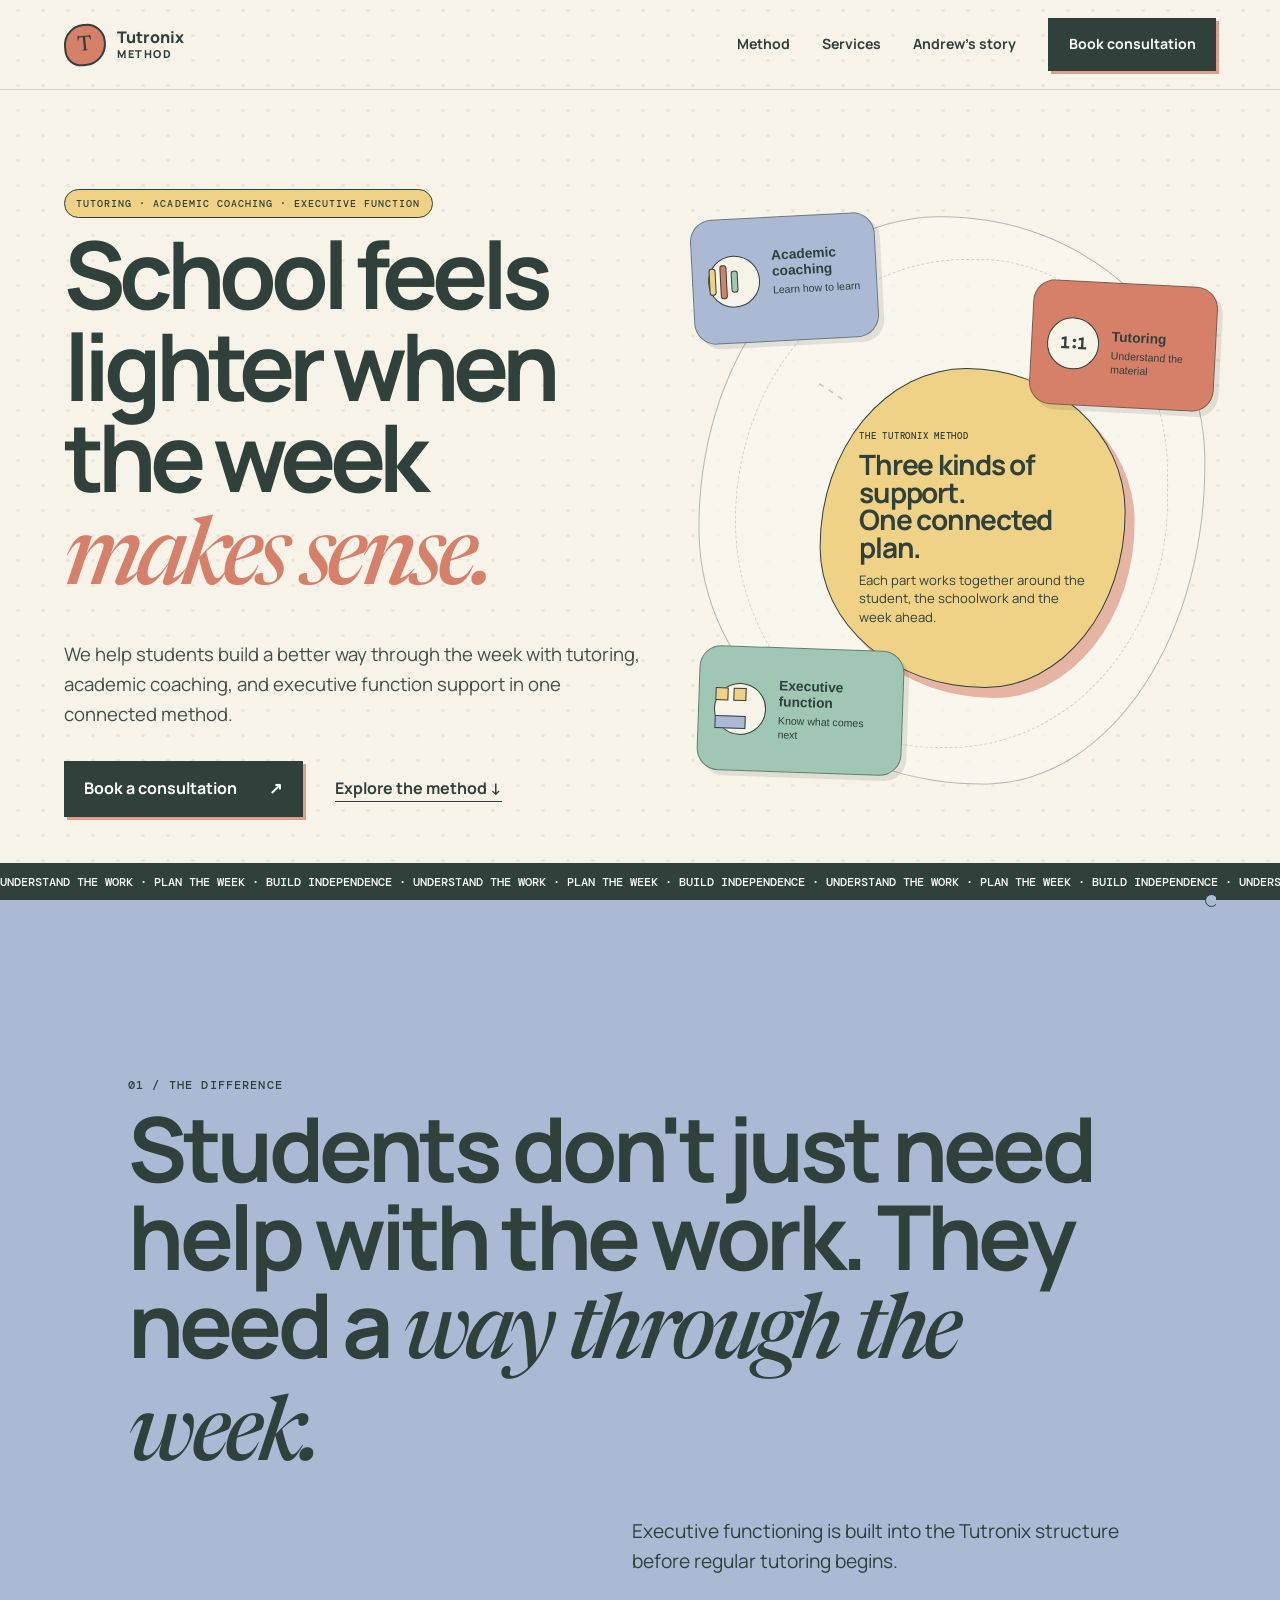
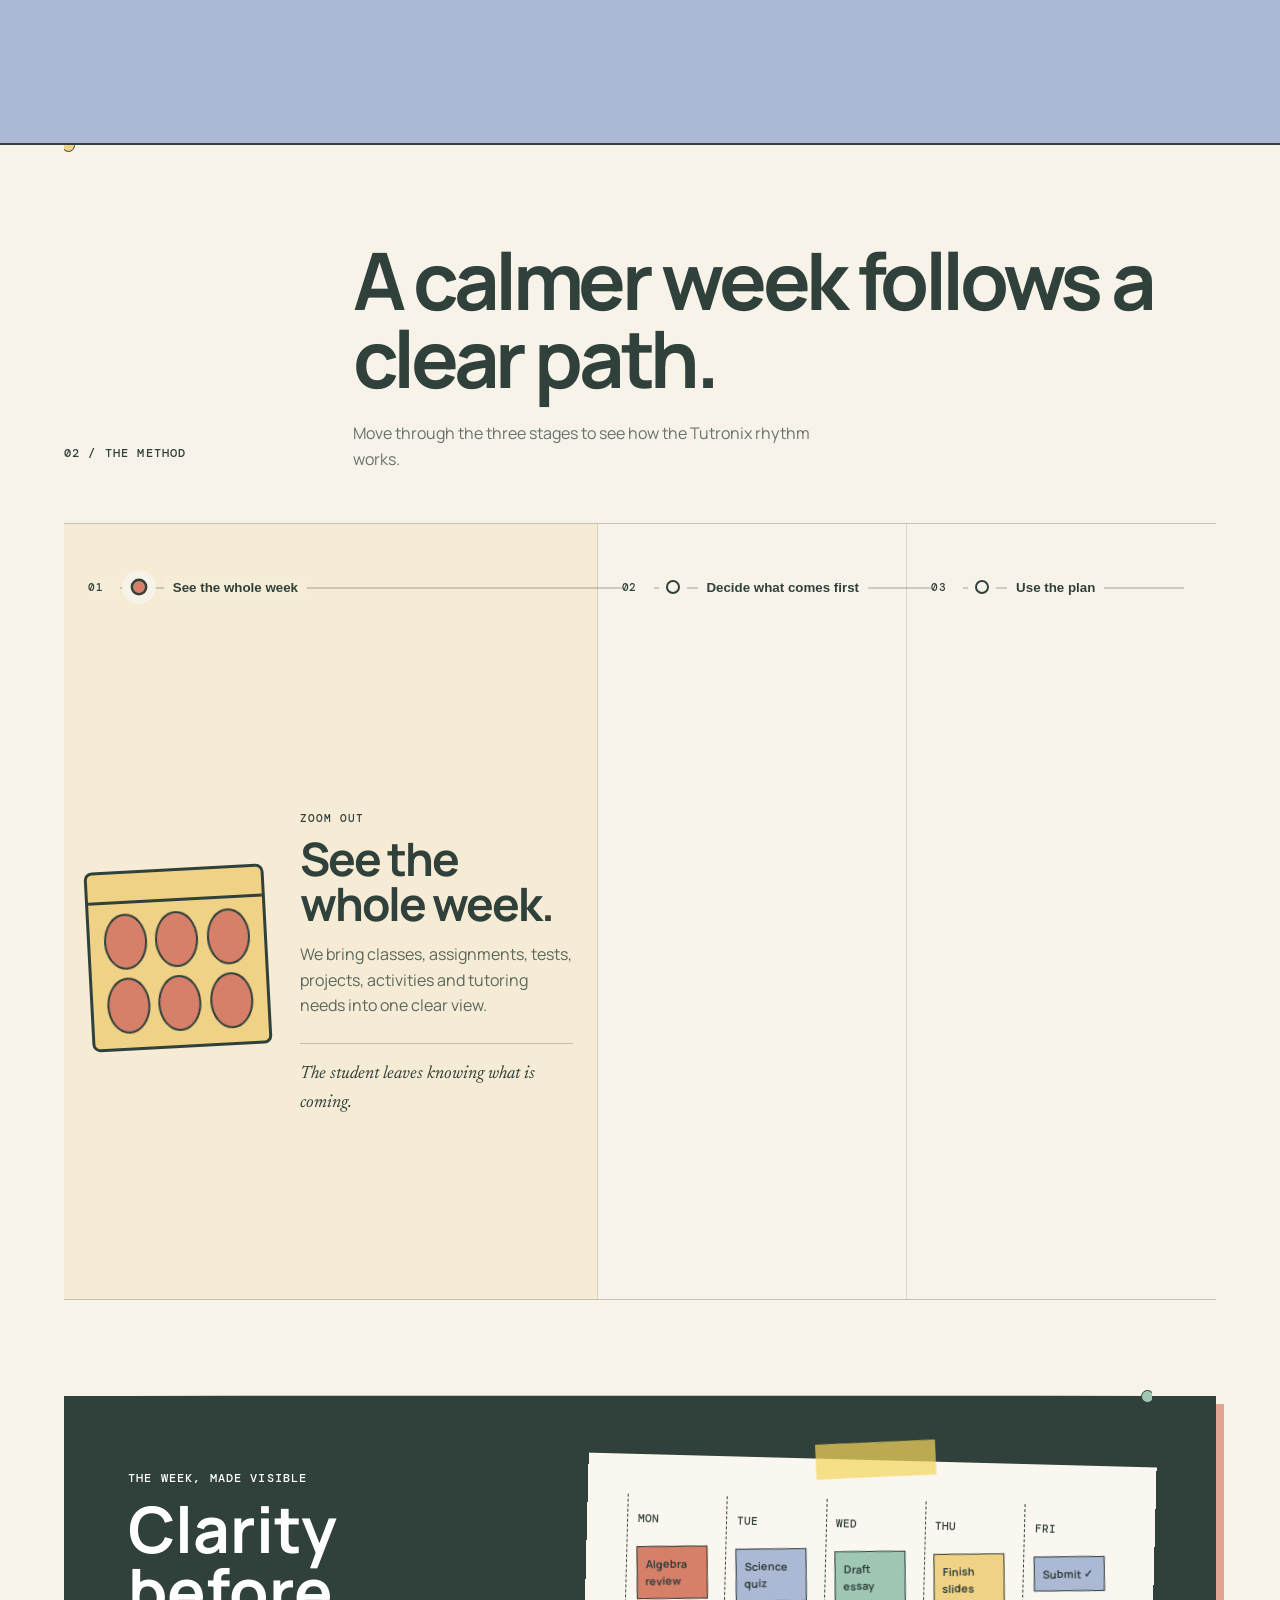
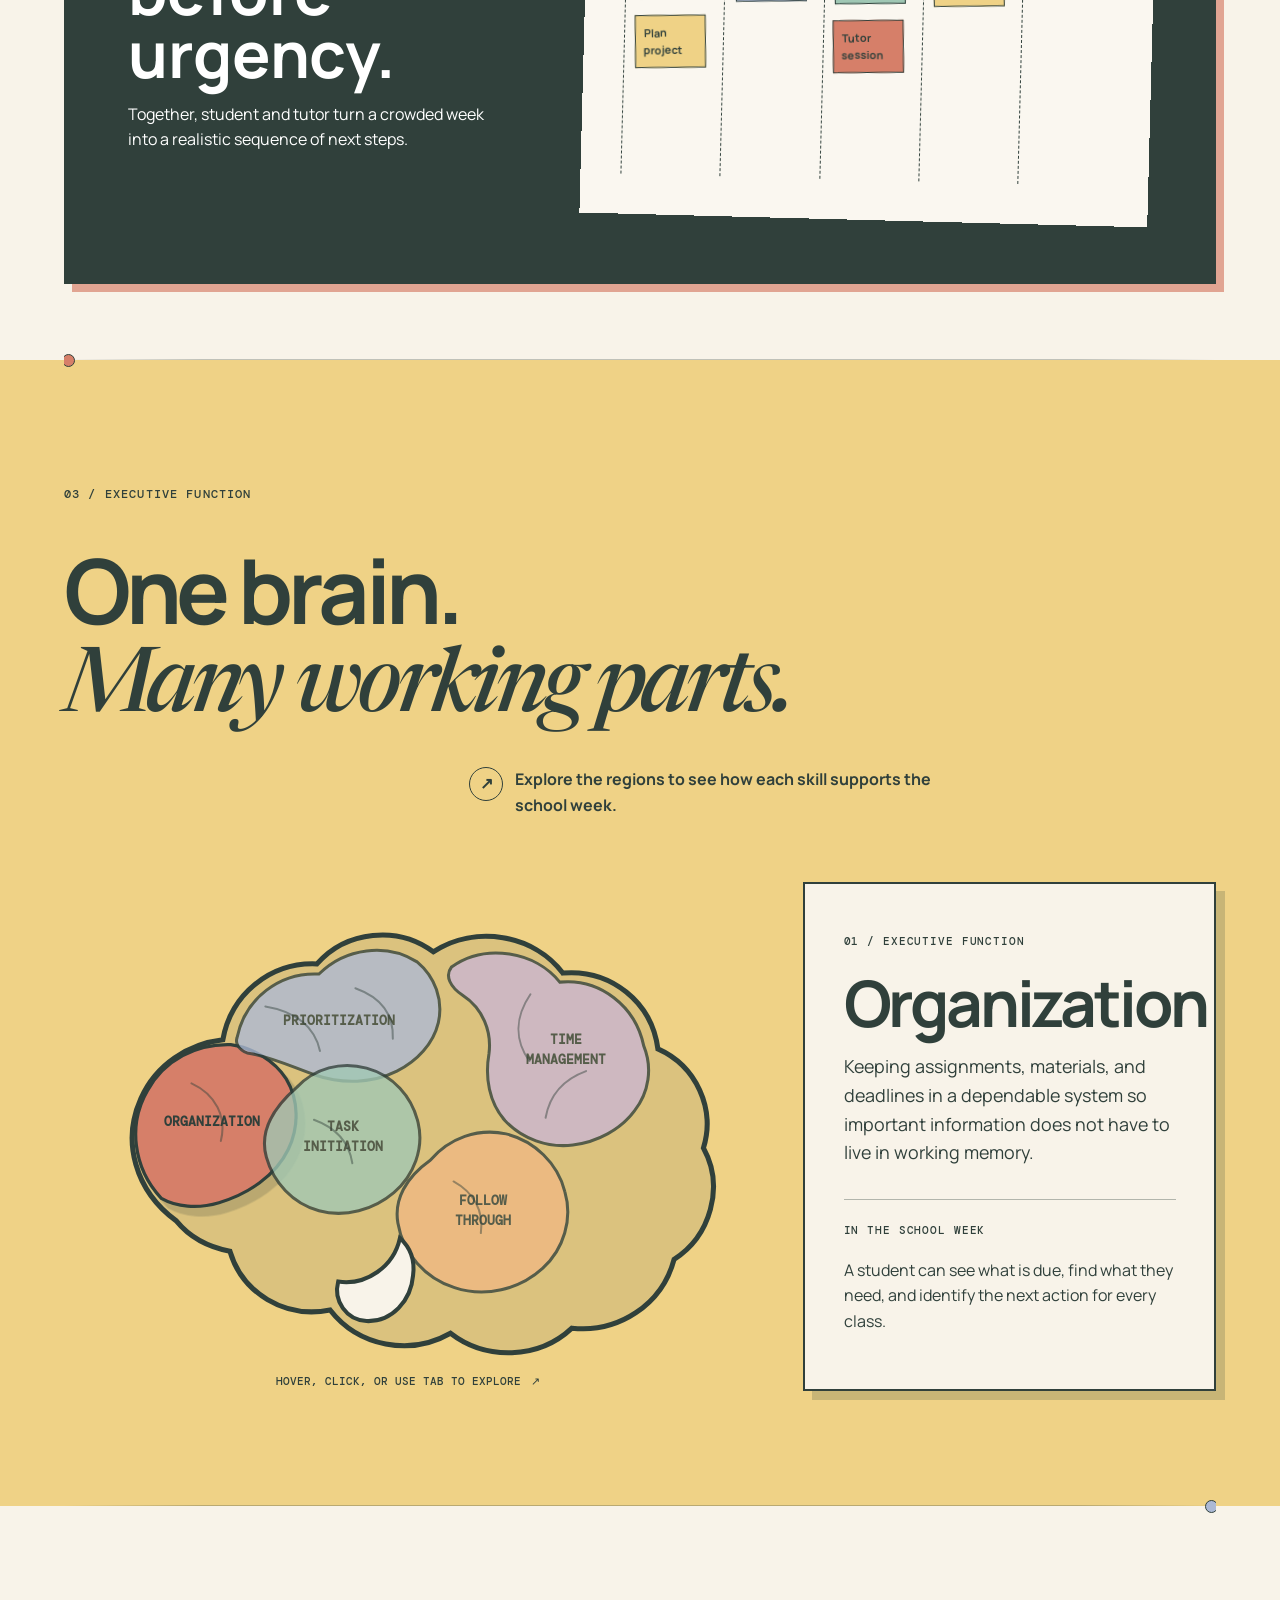
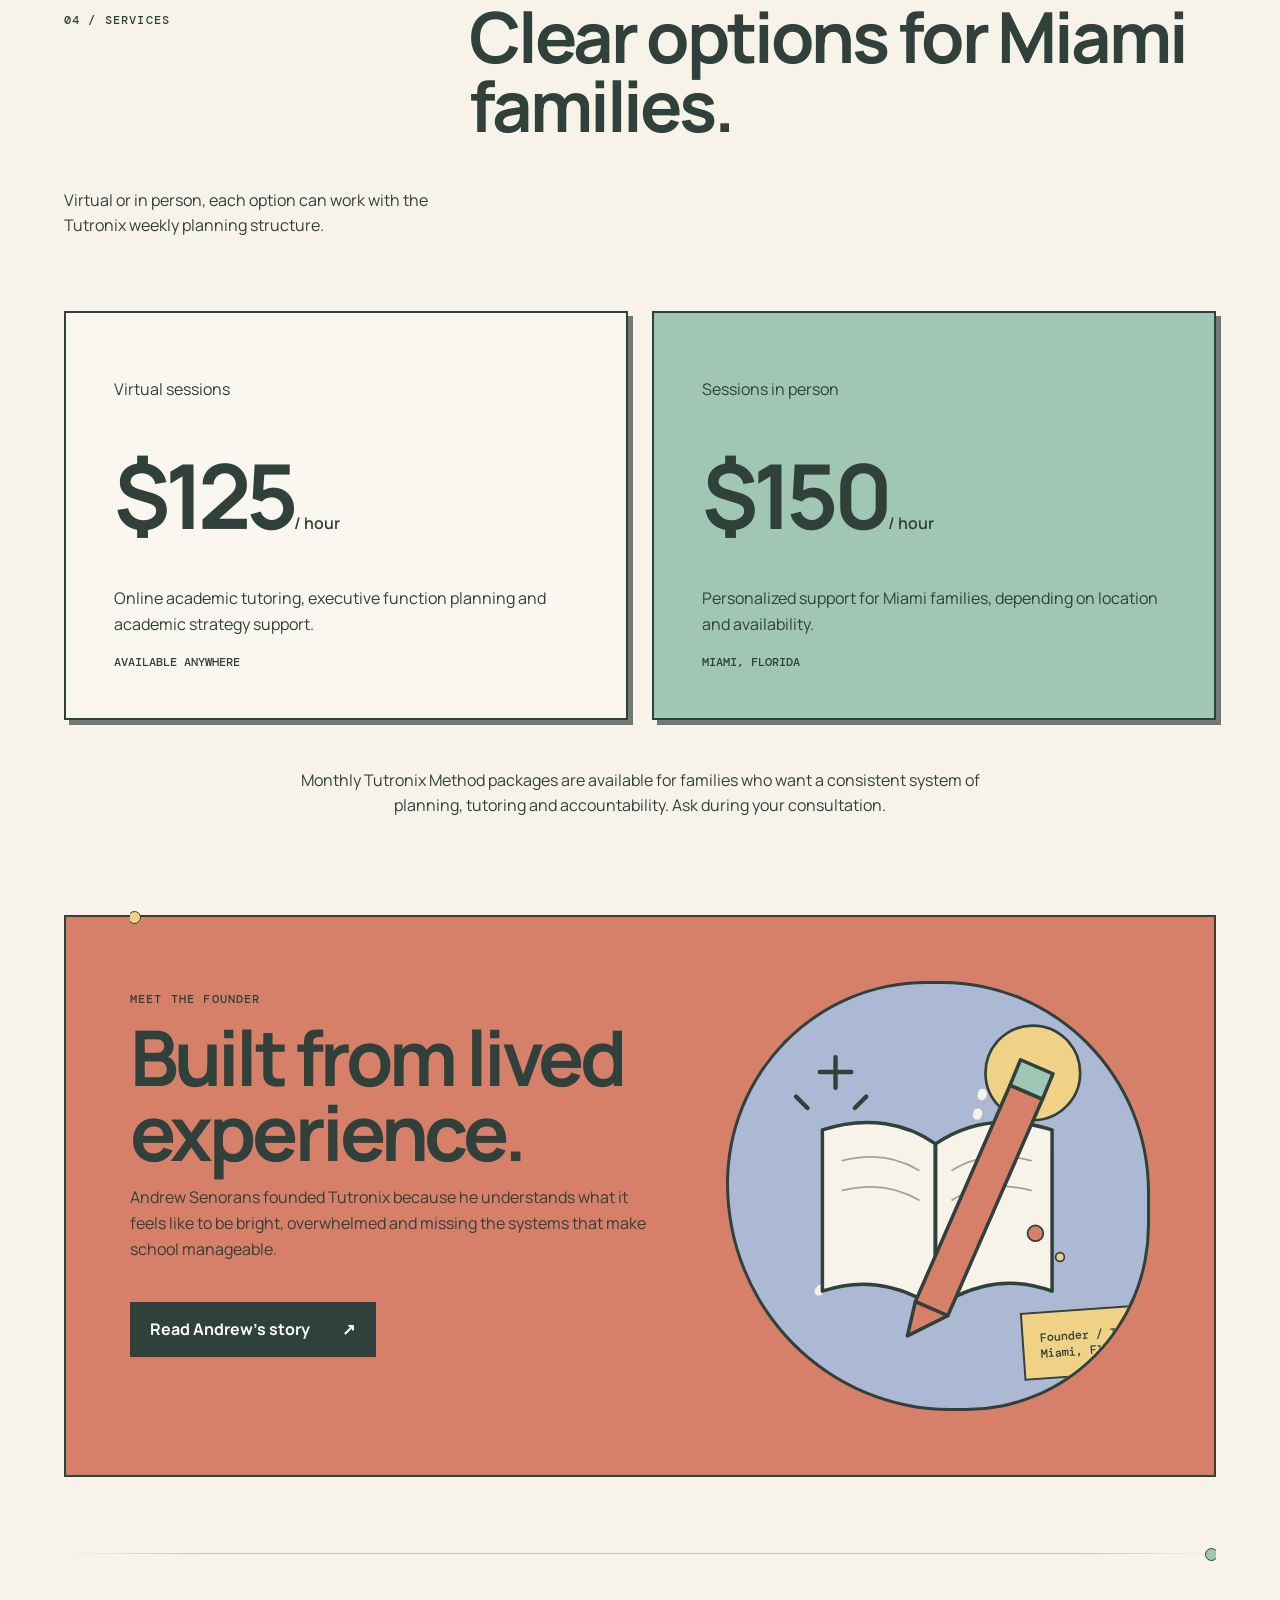
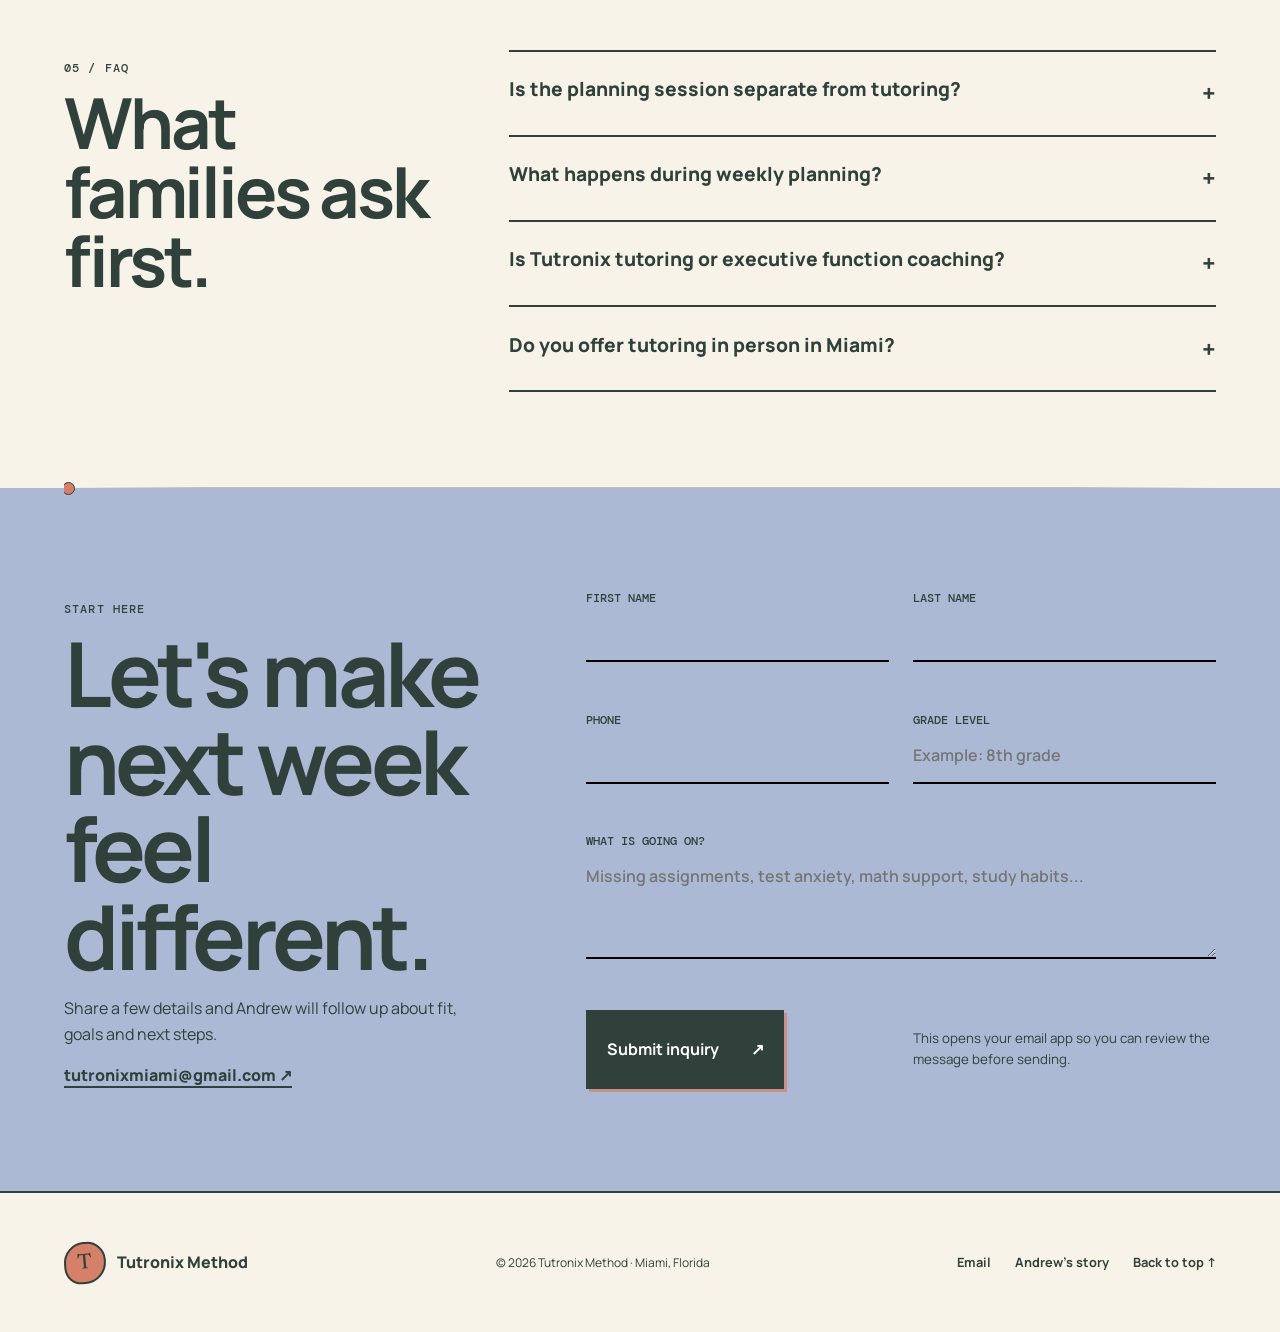
<file: index.html>
<!doctype html>
<html lang="en">
<head>
  <meta charset="utf-8"><meta name="viewport" content="width=device-width,initial-scale=1">
  <meta name="description" content="Tutronix combines academic tutoring with structured weekly executive function planning for Miami students.">
  <title>Tutronix Method | Tutoring with a plan</title>
  <link rel="preconnect" href="https://fonts.googleapis.com"><link rel="preconnect" href="https://fonts.gstatic.com" crossorigin>
  <link href="https://fonts.googleapis.com/css2?family=DM+Mono:wght@400;500&family=Manrope:wght@400;600;700;800&family=Newsreader:ital,opsz,wght@0,6..72,500;1,6..72,500&display=swap" rel="stylesheet">
  <link rel="stylesheet" href="styles.css?v=20260729-1"><link rel="stylesheet" href="theme.css?v=20260729-4"><link rel="stylesheet" href="transitions.css?v=20260729-4"><link rel="stylesheet" href="hero-system.css?v=20260729-2"><link rel="stylesheet" href="method.css?v=20260729-1"><link rel="stylesheet" href="brain.css?v=20260729-1"><link rel="stylesheet" href="portrait.css?v=20260729-1"><link rel="stylesheet" href="spacing.css?v=20260729-1"><script src="script.js?v=20260729-2" defer></script><script src="transitions.js?v=20260729-3" defer></script><script src="hero-system.js?v=20260729-1" defer></script><script src="method.js?v=20260729-1" defer></script><script src="brain.js?v=20260729-1" defer></script>
  <link rel="stylesheet" href="hero-system.css?v=20260729-3">
  <style>
    .marquee .marquee-track { display: flex; width: max-content; min-width: 200%; }
    .marquee .marquee-track span { display: block; flex: none; min-width: 50%; }
  </style>
</head>
<body>
  <a class="skip" href="#main">Skip to content</a><div class="cursor" aria-hidden="true"></div>
  <header class="nav"><a class="brand" href="#home"><span class="brand-mark">T</span><span>Tutronix<br><small>Method</small></span></a><button class="menu" aria-expanded="false" aria-controls="navlinks">Menu <span>↗</span></button><nav id="navlinks"><a href="#method">Method</a><a href="#services">Services</a><a href="about.html">Andrew's story</a><a class="nav-cta" href="#contact">Book consultation</a></nav></header>
  <main id="main">
    <section class="hero" id="home">
      <div class="hero-copy reveal"><p class="eyebrow">Tutoring · Academic coaching · Executive function</p><h1>School feels lighter when the week <em>makes sense.</em></h1><p class="lede">We help students build a better way through the week with tutoring, academic coaching, and executive function support in one connected method.</p><div class="actions"><a class="button" href="#contact">Book a consultation <span>↗</span></a><a class="text-link" href="#method">Explore the method ↓</a></div></div>
      <div class="hero-art support-system reveal" data-support-system aria-label="Three connected forms of student support">
        <svg class="support-lines" viewBox="0 0 700 590" aria-hidden="true"><path data-line="coaching" d="M350 295C292 235 241 185 172 142"/><path data-line="tutoring" d="M350 295C426 259 491 229 553 187"/><path data-line="executive" d="M350 295C335 370 301 430 230 476"/></svg>
        <button class="support-node coaching" type="button" data-support="coaching" aria-pressed="false"><span class="support-icon book-icon" aria-hidden="true"><i></i><i></i><i></i></span><b>Academic coaching</b><small>Learn how to learn</small></button>
        <button class="support-node tutoring" type="button" data-support="tutoring" aria-pressed="false"><span class="support-icon problem-icon" aria-hidden="true">1:1</span><b>Tutoring</b><small>Understand the material</small></button>
        <button class="support-node executive" type="button" data-support="executive" aria-pressed="false"><span class="support-icon plan-icon" aria-hidden="true"><i></i><i></i><i></i></span><b>Executive function</b><small>Know what comes next</small></button>
        <article class="support-core" aria-live="polite"><span data-support-kicker>THE TUTRONIX METHOD</span><h2 data-support-title>Three kinds of support.<br>One connected plan.</h2><p data-support-copy>Each part works together around the student, the schoolwork and the week ahead.</p></article>
      </div><div class="marquee" aria-hidden="true"><div class="marquee-track"><span>UNDERSTAND THE WORK · PLAN THE WEEK · BUILD INDEPENDENCE · UNDERSTAND THE WORK · PLAN THE WEEK · BUILD INDEPENDENCE · UNDERSTAND THE WORK · PLAN THE WEEK · BUILD INDEPENDENCE · UNDERSTAND THE WORK · PLAN THE WEEK · BUILD INDEPENDENCE · </span><span>UNDERSTAND THE WORK · PLAN THE WEEK · BUILD INDEPENDENCE · UNDERSTAND THE WORK · PLAN THE WEEK · BUILD INDEPENDENCE · UNDERSTAND THE WORK · PLAN THE WEEK · BUILD INDEPENDENCE · UNDERSTAND THE WORK · PLAN THE WEEK · BUILD INDEPENDENCE · </span></div></div>
    </section>
    <section class="manifesto reveal"><p class="section-no">01 / THE DIFFERENCE</p><h2>Students don't just need help with the work. They need a <i>way through the week.</i></h2><p>Executive functioning is built into the Tutronix structure before regular tutoring begins.</p></section>
    <section class="method method-path" id="method" data-method-path><div class="method-heading reveal"><p class="section-no">02 / THE METHOD</p><div><h2>A calmer week follows a clear path.</h2><p>Move through the three stages to see how the Tutronix rhythm works.</p></div></div>
      <div class="method-track reveal" role="list" aria-label="The three stages of the Tutronix method">
        <article class="method-stage is-active" data-method-stage="0" role="listitem">
          <button type="button" aria-expanded="true"><span class="stage-number">01</span><span class="stage-dot"></span><span class="stage-label">See the whole week</span></button>
          <div class="stage-content"><div class="step-icon calendar" aria-hidden="true"><b></b><b></b><b></b><b></b><b></b><b></b></div><div class="stage-copy"><p class="stage-kicker">ZOOM OUT</p><h3>See the whole week.</h3><p>We bring classes, assignments, tests, projects, activities and tutoring needs into one clear view.</p><span class="stage-example">The student leaves knowing what is coming.</span></div></div>
        </article>
        <article class="method-stage" data-method-stage="1" role="listitem">
          <button type="button" aria-expanded="false"><span class="stage-number">02</span><span class="stage-dot"></span><span class="stage-label">Decide what comes first</span></button>
          <div class="stage-content"><div class="step-icon target" aria-hidden="true"><b></b></div><div class="stage-copy"><p class="stage-kicker">CHOOSE THE FOCUS</p><h3>Decide what matters first.</h3><p>We weigh urgency, effort and importance, then break large tasks into realistic first steps.</p><span class="stage-example">The student can explain what comes next and why.</span></div></div>
        </article>
        <article class="method-stage" data-method-stage="2" role="listitem">
          <button type="button" aria-expanded="false"><span class="stage-number">03</span><span class="stage-dot"></span><span class="stage-label">Use the plan</span></button>
          <div class="stage-content"><div class="step-icon route" aria-hidden="true"><b></b></div><div class="stage-copy"><p class="stage-kicker">FOLLOW THROUGH</p><h3>Use the plan.</h3><p>Tutoring, homework support and test preparation follow the structure established for the week.</p><span class="stage-example">The student finishes with less last minute pressure.</span></div></div>
        </article>
      </div>
    </section>
    <section class="planboard reveal"><div class="board-copy"><p class="section-no">THE WEEK, MADE VISIBLE</p><h2>Clarity before urgency.</h2><p>Together, student and tutor turn a crowded week into a realistic sequence of next steps.</p></div><div class="week" aria-label="Example weekly plan"><div class="tape"></div><div><b>MON</b><span class="chip coral">Algebra review</span><span class="chip yellow">Plan project</span></div><div><b>TUE</b><span class="chip blue">Science quiz</span></div><div><b>WED</b><span class="chip green">Draft essay</span><span class="chip coral">Tutor session</span></div><div><b>THU</b><span class="chip yellow">Finish slides</span></div><div><b>FRI</b><span class="chip blue">Submit ✓</span></div></div></section>
    <section class="brain-section" id="outcomes" data-brain-explorer>
      <div class="brain-heading reveal"><p class="section-no">03 / EXECUTIVE FUNCTION</p><h2>One brain.<br><i>Many working parts.</i></h2><p><span aria-hidden="true">↗</span> Explore the regions to see how each skill supports the school week.</p></div>
      <div class="brain-stage reveal">
        <div class="brain-visual">
          <svg class="brain-map" viewBox="0 0 680 500" role="group" aria-labelledby="brain-map-title brain-map-desc">
            <title id="brain-map-title">Interactive executive function brain</title>
            <desc id="brain-map-desc">Five selectable regions represent organization, prioritization, task initiation, time management, and follow through.</desc>
            <path class="brain-shadow" d="M111 332C70 302 57 253 76 211C91 177 123 157 157 153C165 108 204 76 250 78C279 45 330 40 365 66C407 39 464 49 493 87C541 83 581 116 587 162C625 179 644 221 632 260C653 298 639 347 603 370C591 415 548 443 502 438C469 469 417 470 382 443C342 466 291 456 263 420C218 429 176 403 164 362C143 358 124 348 111 332Z"/>
            <g class="brain-zone is-active" role="button" tabindex="0" data-skill="organization" aria-label="Organization" aria-pressed="true">
              <path d="M99 306C72 277 68 236 86 205C102 176 132 161 164 162C185 165 205 177 216 194C228 214 228 239 218 260C206 285 180 302 153 310C133 316 113 314 99 306Z"/>
              <text x="146" y="238"><tspan x="146">ORGANIZATION</tspan></text>
            </g>
            <g class="brain-zone" role="button" tabindex="0" data-skill="prioritization" aria-label="Prioritization" aria-pressed="false">
              <path d="M171 151C179 112 213 86 252 88C278 62 319 57 349 76C367 91 375 114 370 136C365 157 349 174 329 184C305 196 275 197 249 188C226 180 203 169 181 166C173 163 169 157 171 151Z"/>
              <text x="272" y="138"><tspan x="272">PRIORITIZATION</tspan></text>
            </g>
            <g class="brain-zone" role="button" tabindex="0" data-skill="initiation" aria-label="Task initiation" aria-pressed="false">
              <path d="M230 200C248 181 274 174 299 181C325 188 344 209 350 235C356 260 346 287 326 304C306 321 278 329 252 322C226 315 207 294 200 269C193 244 207 220 230 200Z"/>
              <text x="276" y="243"><tspan x="276">TASK</tspan><tspan x="276" dy="20">INITIATION</tspan></text>
            </g>
            <g class="brain-zone" role="button" tabindex="0" data-skill="time" aria-label="Time management" aria-pressed="false">
              <path d="M383 81C417 57 466 66 490 96C530 92 565 120 573 159C582 181 578 205 564 223C550 242 527 254 503 257C478 260 453 251 436 233C420 215 416 190 420 167C423 145 414 122 394 109C382 101 376 90 383 81Z"/>
              <text x="496" y="157"><tspan x="496">TIME</tspan><tspan x="496" dy="20">MANAGEMENT</tspan></text>
            </g>
            <g class="brain-zone" role="button" tabindex="0" data-skill="followthrough" aria-label="Follow through" aria-pressed="false">
              <path d="M362 272C381 250 409 240 437 246C465 253 488 275 495 303C503 330 494 360 473 379C450 400 416 408 386 398C357 389 335 364 330 334C326 311 338 289 362 272Z"/>
              <text x="414" y="316"><tspan x="414">FOLLOW</tspan><tspan x="414" dy="20">THROUGH</tspan></text>
            </g>
            <path class="brain-stem" d="M332 349C326 377 299 396 271 392C266 411 279 430 299 431C324 432 343 411 345 386C347 371 343 359 332 349Z"/>
            <g class="brain-lines" aria-hidden="true"><path d="M126 196c24 11 35 33 29 57"/><path d="M199 120c31 5 49 21 54 44"/><path d="M288 102c25 9 38 26 37 50"/><path d="M461 108c-15 22-16 45-1 66"/><path d="M516 184c-22 8-36 24-40 46"/><path d="M385 293c20 11 30 29 27 51"/><path d="M247 232c22 8 35 23 38 43"/></g>
          </svg>
          <p class="brain-hint">Hover, click, or use Tab to explore <span aria-hidden="true">↗</span></p>
        </div>
        <article class="brain-detail" aria-live="polite">
          <p class="brain-number" data-brain-number>01 / EXECUTIVE FUNCTION</p>
          <h3 data-brain-title>Organization</h3>
          <p data-brain-description>Keeping assignments, materials, and deadlines in a dependable system so important information does not have to live in working memory.</p>
          <div class="brain-example"><span>IN THE SCHOOL WEEK</span><p data-brain-example>A student can see what is due, find what they need, and identify the next action for every class.</p></div>
        </article>
      </div>
    </section>
    <section class="services" id="services"><div class="section-head reveal"><p class="section-no">04 / SERVICES</p><h2>Clear options for Miami families.</h2><p>Virtual or in person, each option can work with the Tutronix weekly planning structure.</p></div><div class="price-grid">
      <article class="price reveal"><p>Virtual sessions</p><h3>$125<small>/ hour</small></h3><p>Online academic tutoring, executive function planning and academic strategy support.</p><span>Available anywhere</span></article>
      <article class="price featured reveal"><p>Sessions in person</p><h3>$150<small>/ hour</small></h3><p>Personalized support for Miami families, depending on location and availability.</p><span>Miami, Florida</span></article>
    </div><p class="package reveal">Monthly Tutronix Method packages are available for families who want a consistent system of planning, tutoring and accountability. Ask during your consultation.</p></section>
    <section class="story reveal"><div><p class="section-no">MEET THE FOUNDER</p><h2>Built from lived experience.</h2><p>Andrew Senorans founded Tutronix because he understands what it feels like to be bright, overwhelmed and missing the systems that make school manageable.</p><a class="button dark" href="about.html">Read Andrew's story <span>↗</span></a></div><div class="portrait portrait-art" role="img" aria-label="Illustration of a planner, pencil, and a clear path forward"><svg viewBox="0 0 420 460" aria-hidden="true"><circle class="portrait-sun" cx="318" cy="90" r="54"></circle><path class="portrait-path" d="M74 339C109 302 132 316 151 280C168 248 138 224 170 195C200 168 235 190 250 153C258 134 257 113 269 95"></path><g class="portrait-book"><path d="M78 155C129 138 175 148 207 171V358C168 332 125 323 78 339Z"></path><path d="M207 171C245 145 289 139 340 155V339C295 322 251 329 207 358Z"></path><path d="M207 171V358"></path><path d="M101 190C137 181 166 188 188 201M101 224C137 215 166 222 188 235M226 201C250 186 280 181 316 190M226 235C250 220 280 215 316 224"></path></g><g class="portrait-pencil"><path d="M292 104L329 120L221 367L184 351Z"></path><path d="M184 351L221 367L175 390Z"></path><path d="M292 104L329 120L341 91L304 75Z"></path></g><path class="portrait-spark" d="M93 107V72M75 89H111M115 130L128 117M61 130L48 117"></path><circle class="portrait-dot one" cx="321" cy="273" r="9"></circle><circle class="portrait-dot two" cx="349" cy="300" r="5"></circle></svg><i>Founder / Tutor<br>Miami, Florida</i></div></section>
    <section class="faq"><div class="section-head reveal"><p class="section-no">05 / FAQ</p><h2>What families ask first.</h2></div><div class="accordions">
      <details class="reveal"><summary>Is the planning session separate from tutoring?<span>+</span></summary><p>Yes. It is a focused 30-minute session at the beginning of the week, designed to map the full academic workload before subject tutoring begins.</p></details>
      <details class="reveal"><summary>What happens during weekly planning?<span>+</span></summary><p>We review assignments, tests, projects, deadlines and commitments, then prioritize tasks, break down larger work and create a realistic plan.</p></details>
      <details class="reveal"><summary>Is Tutronix tutoring or executive function coaching?<span>+</span></summary><p>Both work together. Academic tutoring addresses content while the planning structure builds practical organization, time management and follow through skills.</p></details>
      <details class="reveal"><summary>Do you offer tutoring in person in Miami?<span>+</span></summary><p>Yes, depending on location and availability. Virtual sessions are also available.</p></details>
    </div></section>
    <section class="contact" id="contact"><div class="contact-copy reveal"><p class="section-no">START HERE</p><h2>Let's make next week feel different.</h2><p>Share a few details and Andrew will follow up about fit, goals and next steps.</p><a href="mailto:tutronixmiami@gmail.com">tutronixmiami@gmail.com ↗</a></div><form id="inquiry" class="reveal"><label>First name<input name="firstName" required autocomplete="given-name"></label><label>Last name<input name="lastName" required autocomplete="family-name"></label><label>Phone<input name="phone" type="tel" autocomplete="tel"></label><label>Grade level<input name="grade" placeholder="Example: 8th grade"></label><label class="wide">What is going on?<textarea name="message" required placeholder="Missing assignments, test anxiety, math support, study habits..."></textarea></label><button class="button" type="submit">Submit inquiry <span>↗</span></button><small>This opens your email app so you can review the message before sending.</small></form></section>
  </main>
  <footer><a class="brand" href="#home"><span class="brand-mark">T</span><span>Tutronix Method</span></a><p>© 2026 Tutronix Method · Miami, Florida</p><div><a href="mailto:tutronixmiami@gmail.com">Email</a><a href="about.html">Andrew's story</a><a href="#home">Back to top ↑</a></div></footer>
</body></html>
</file>
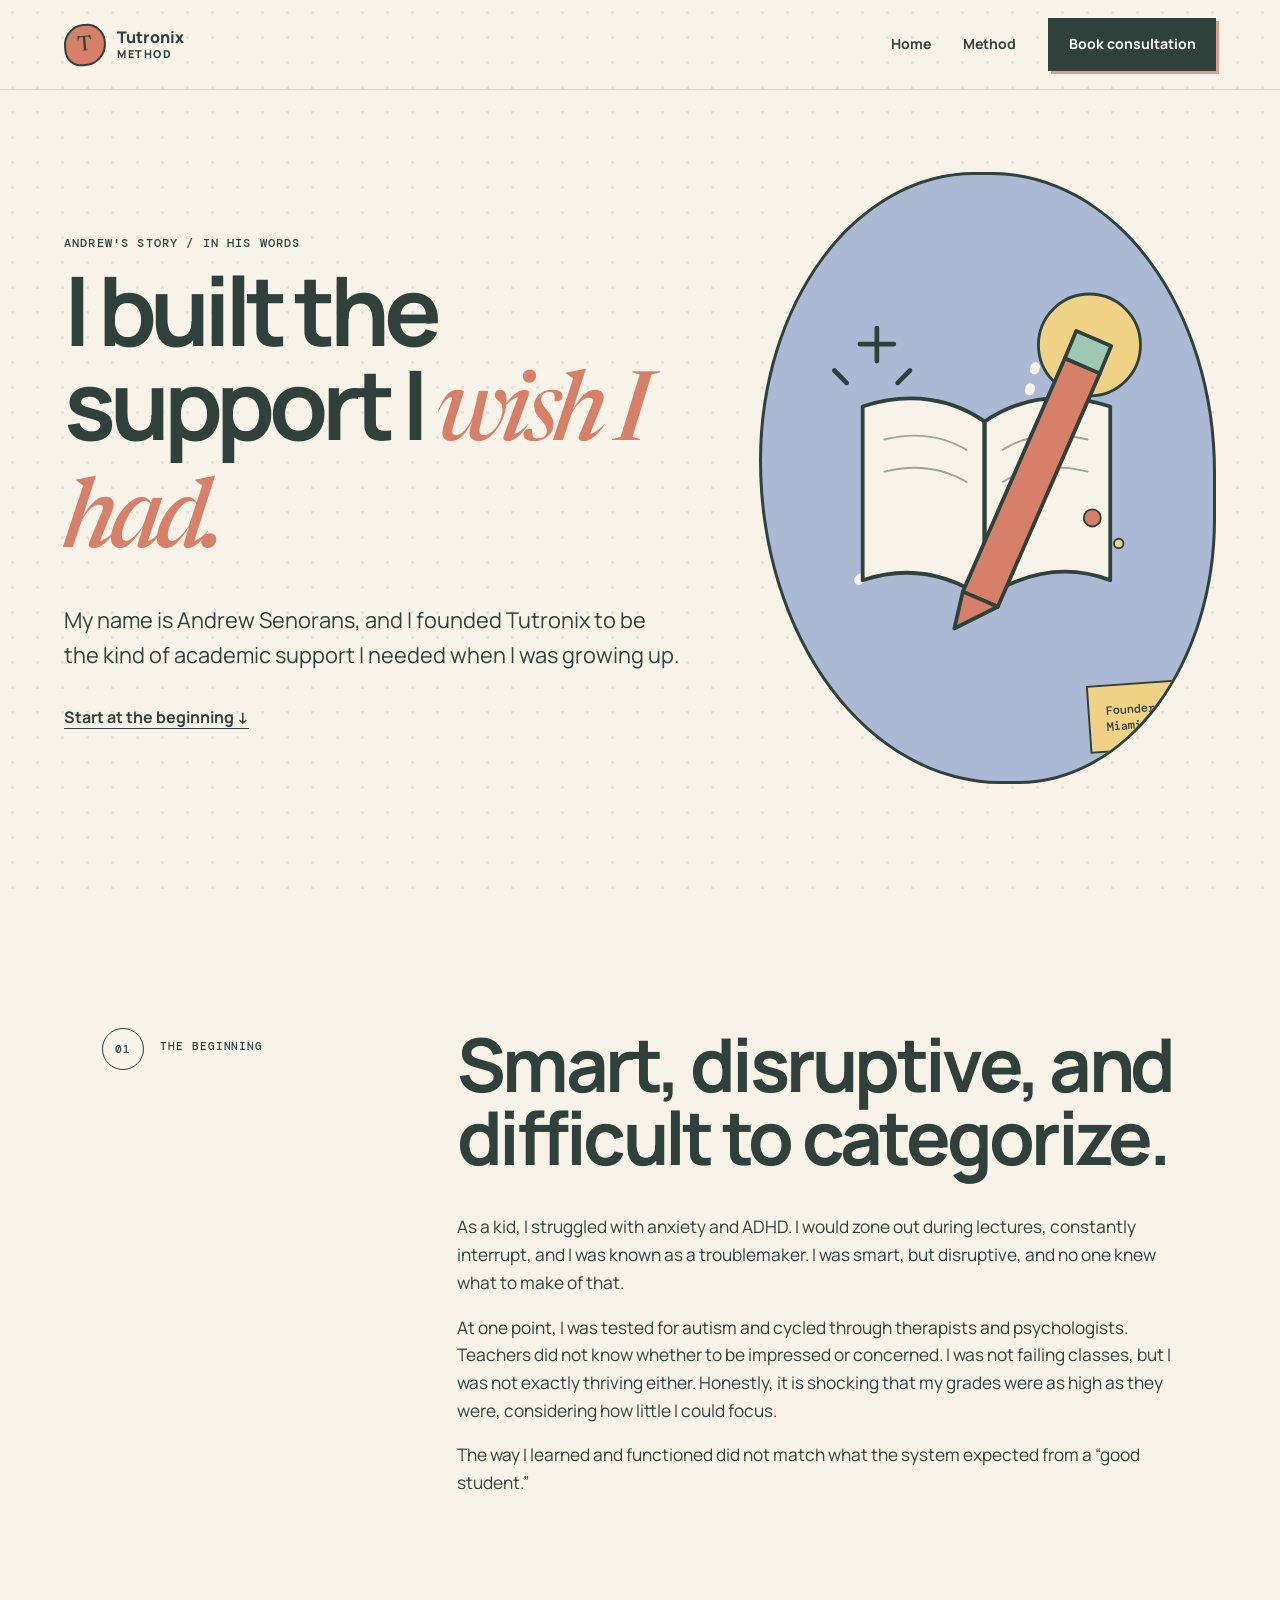
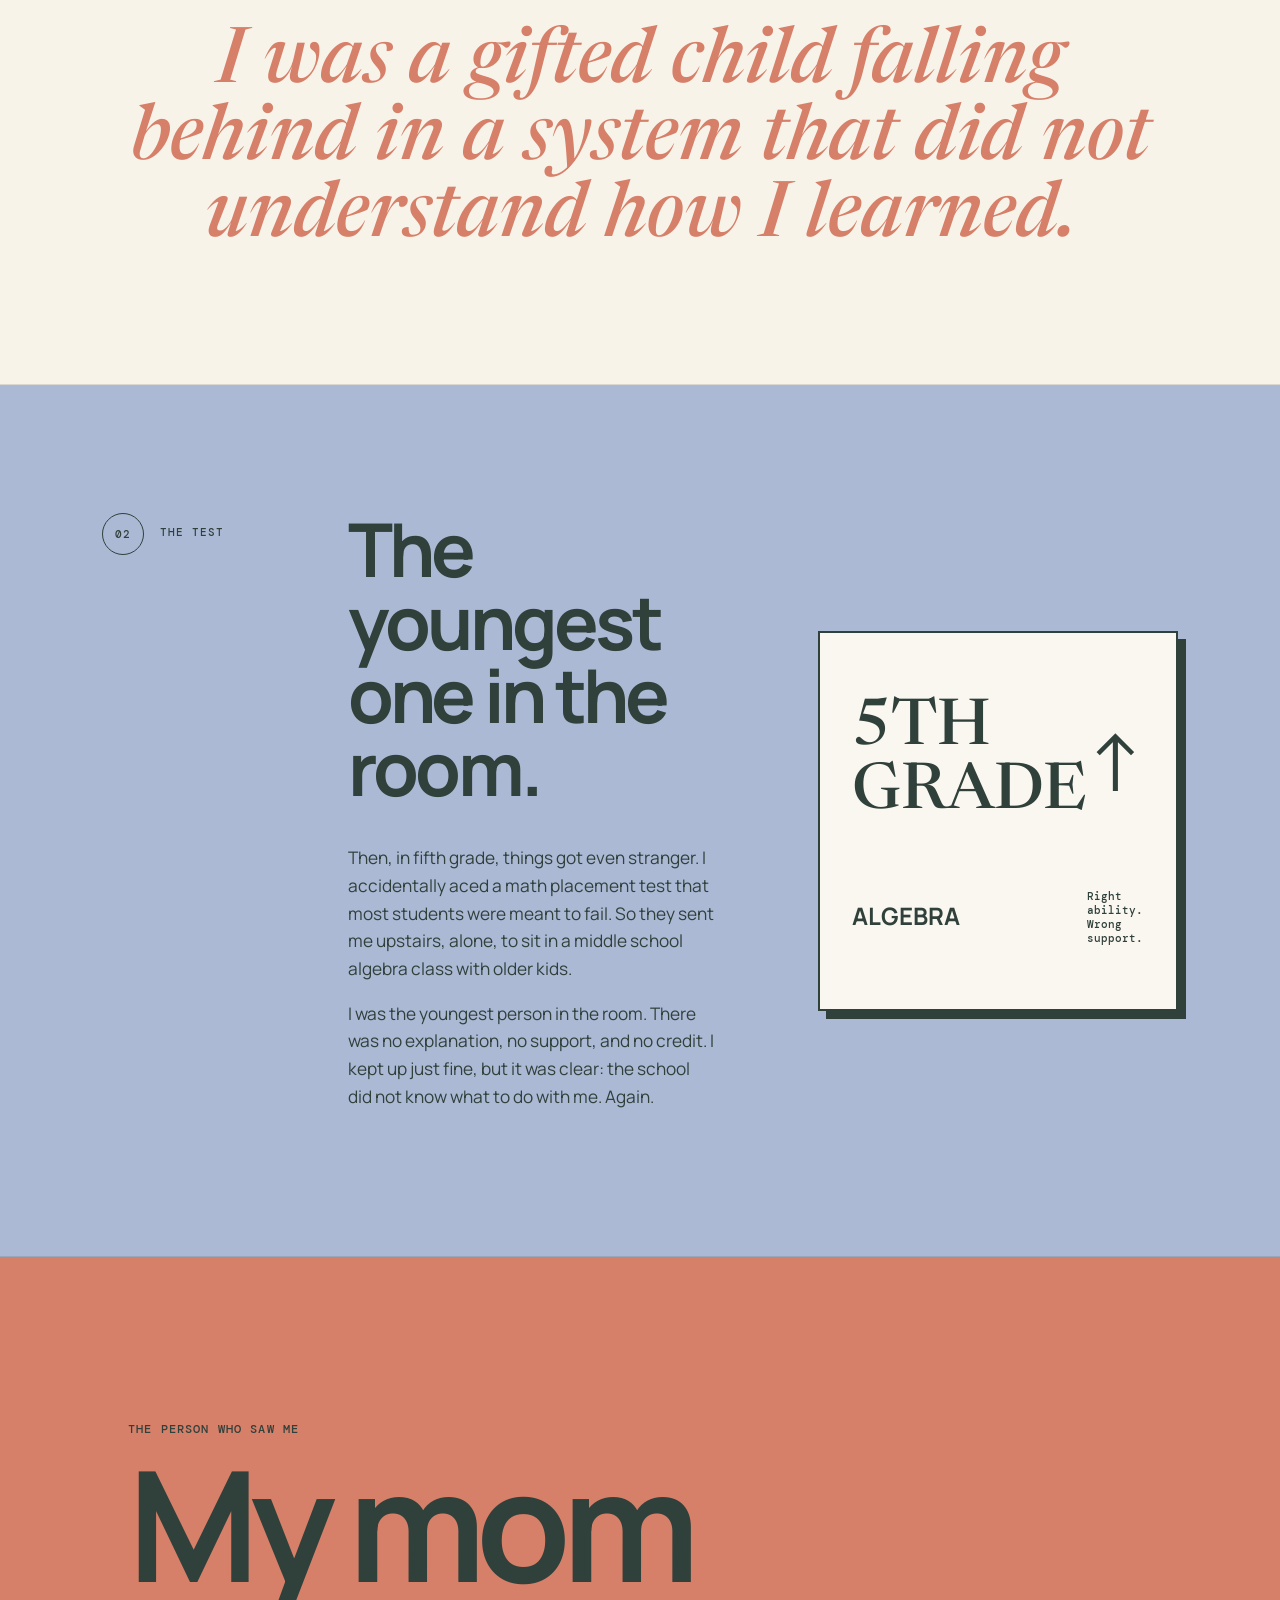
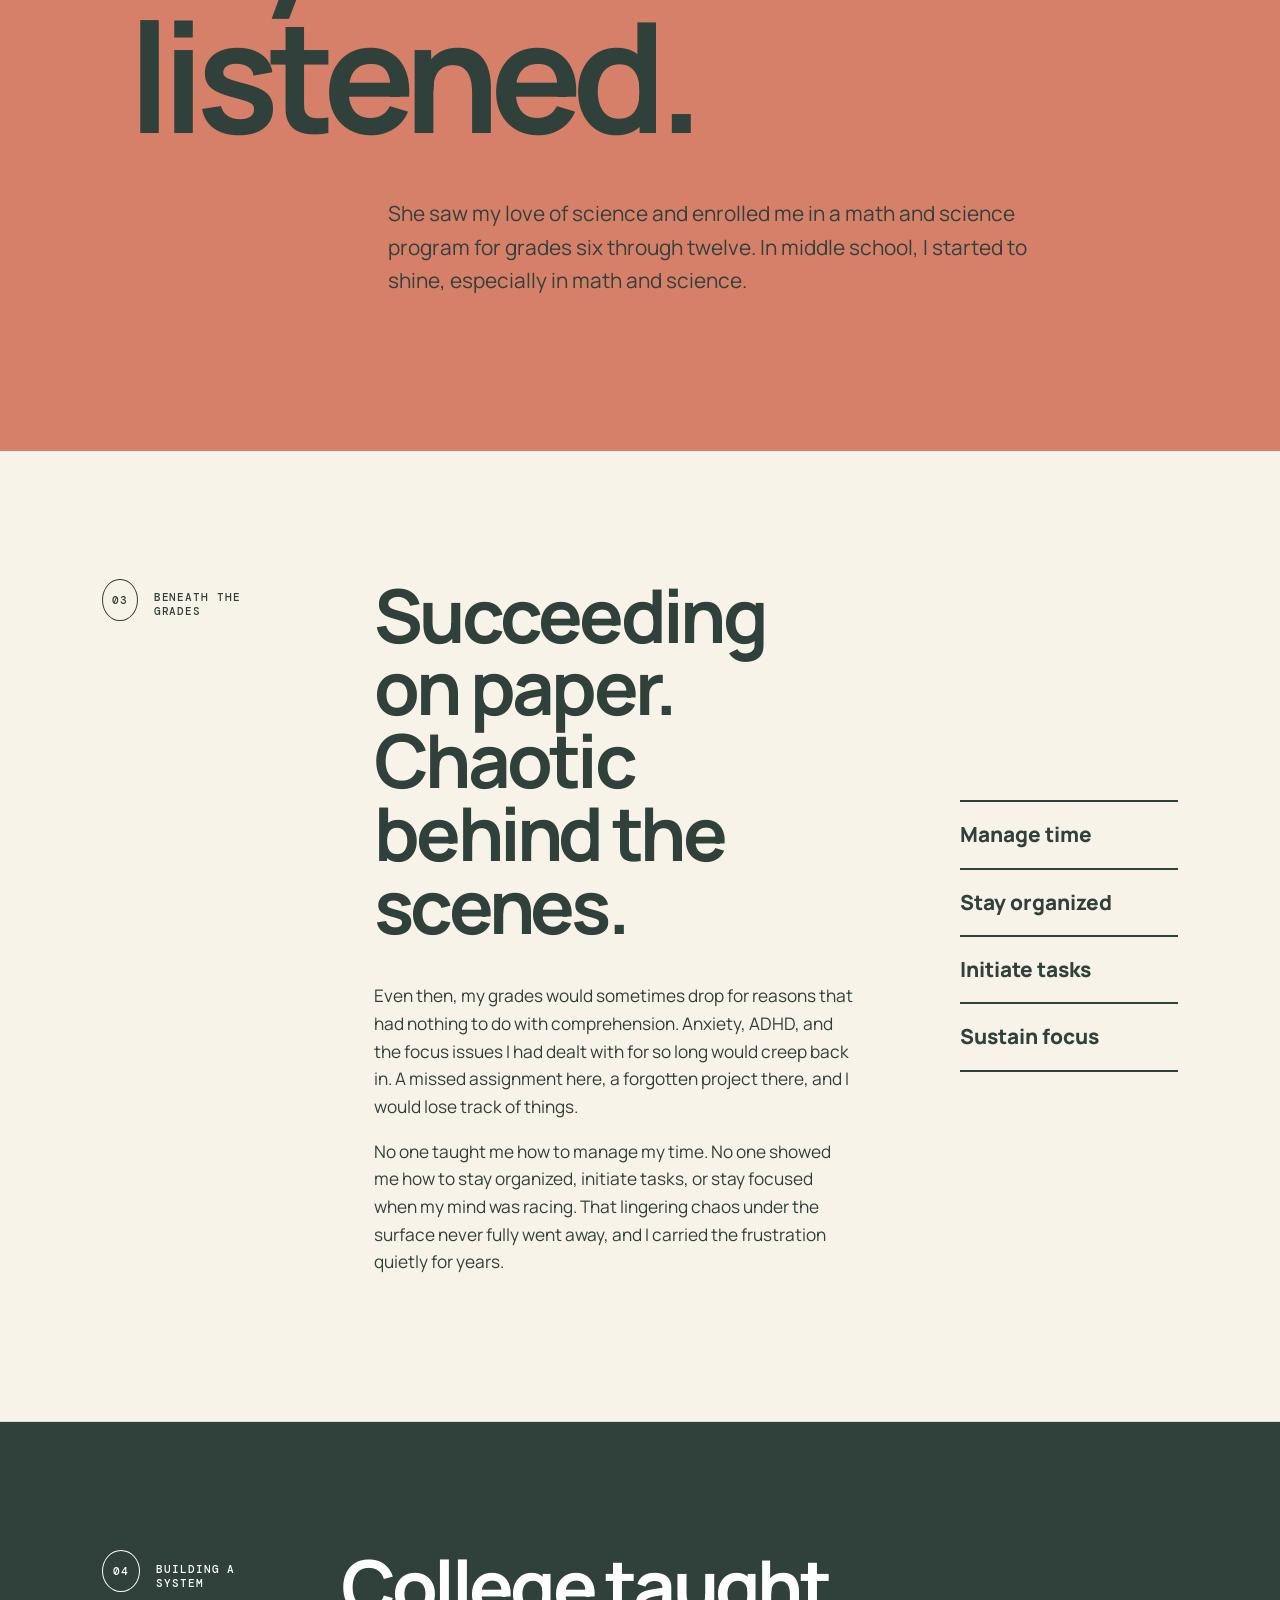
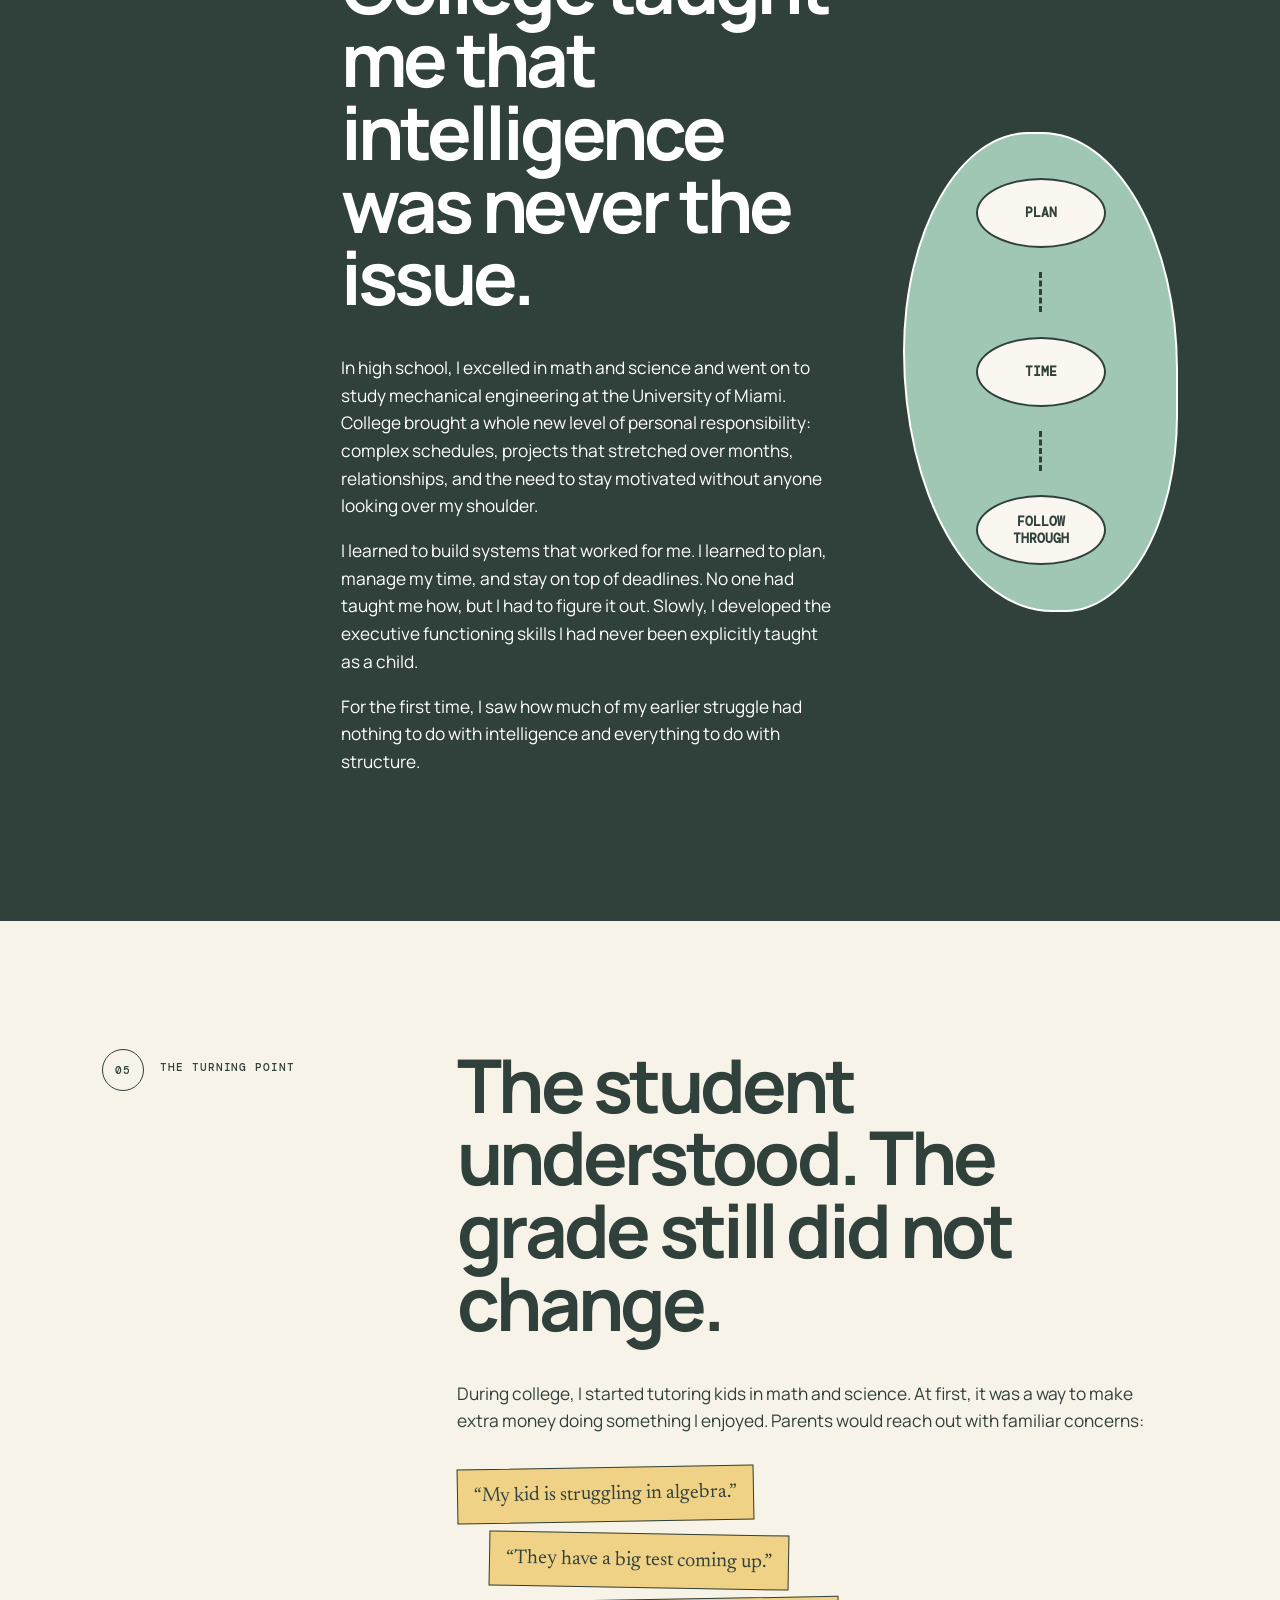
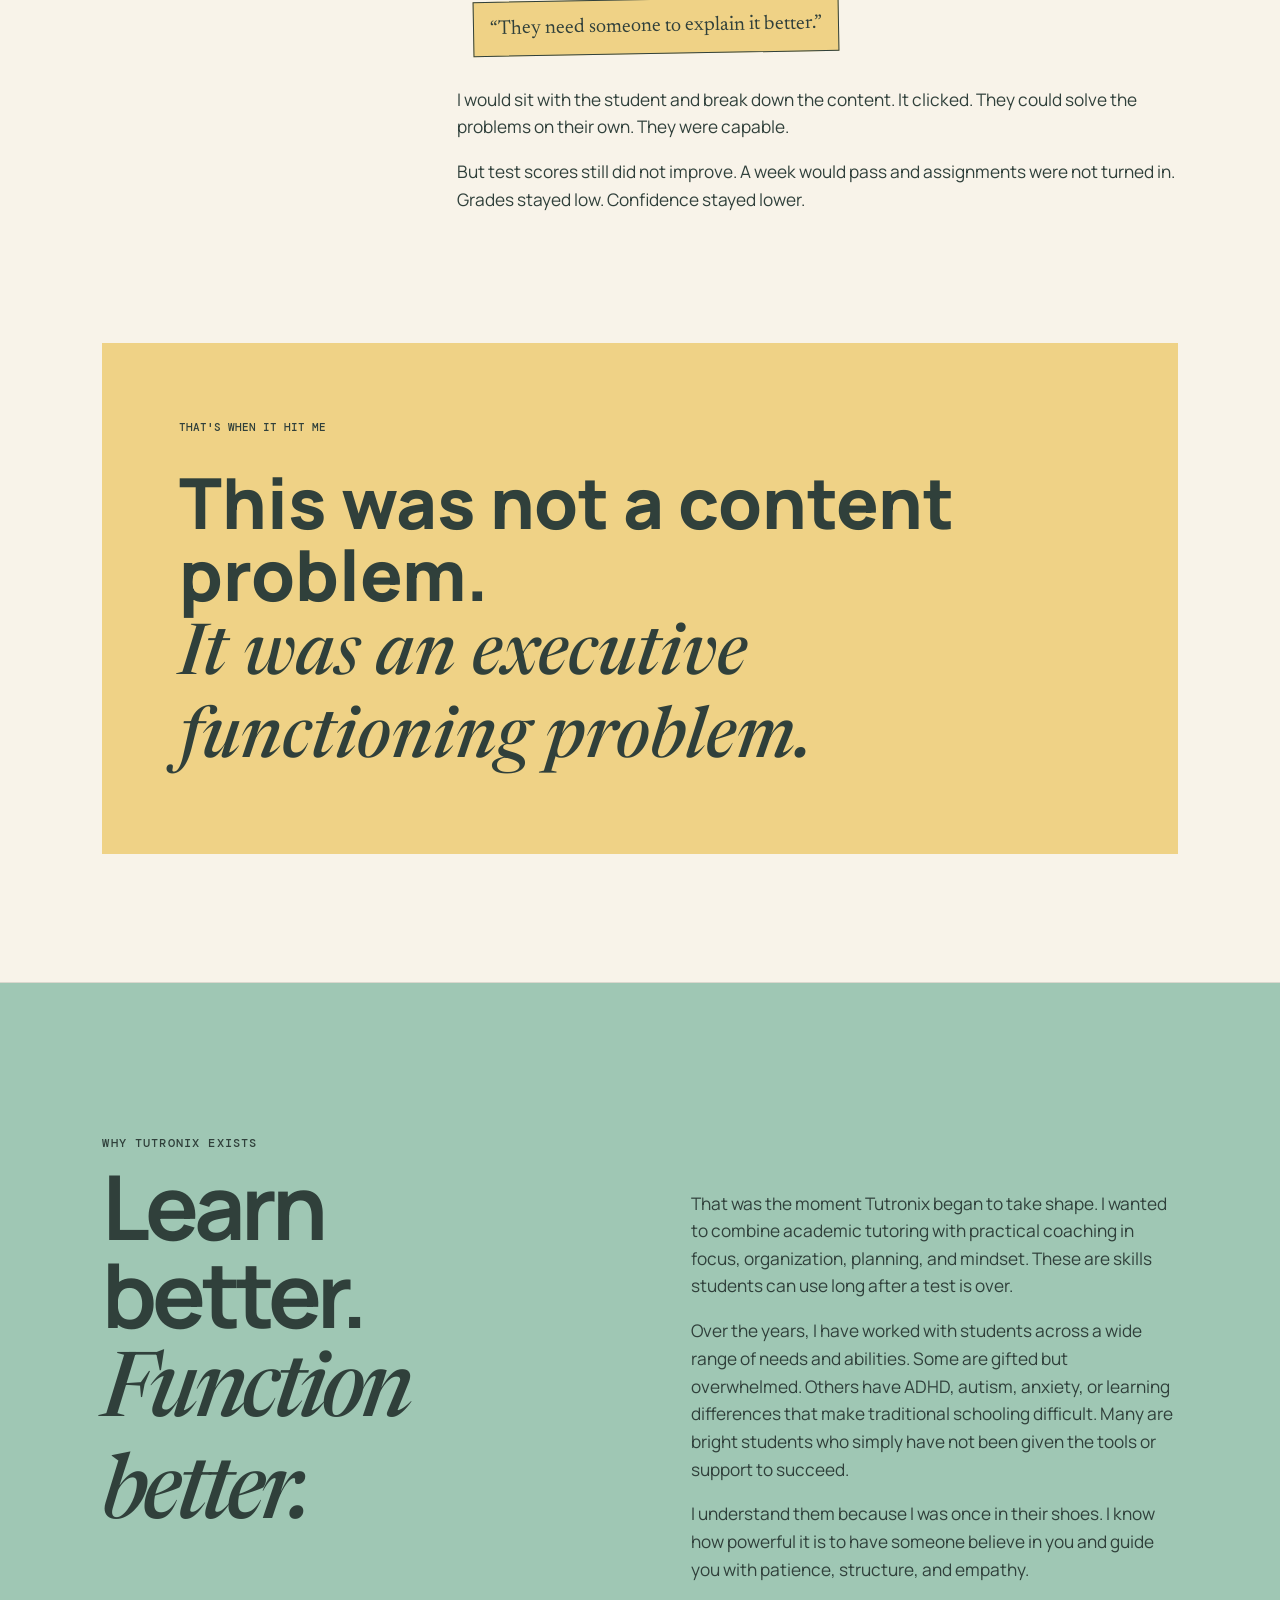
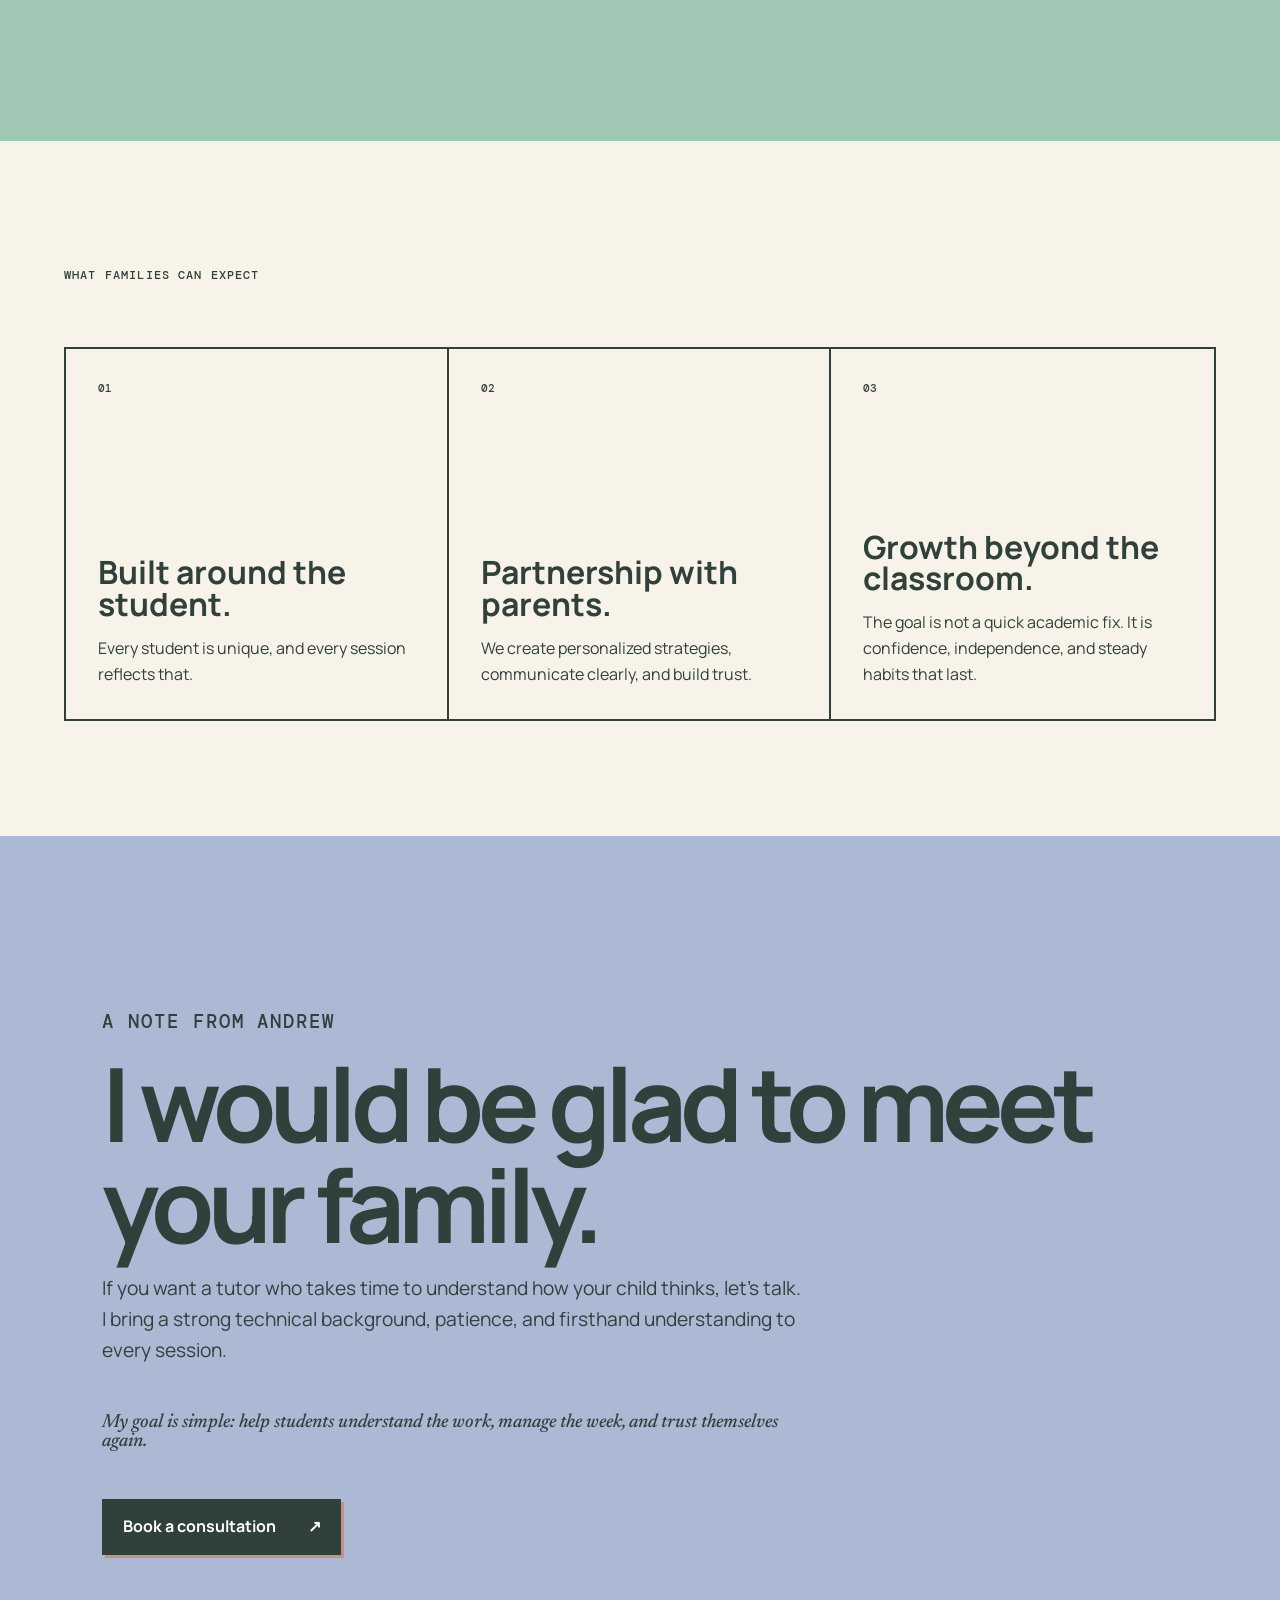
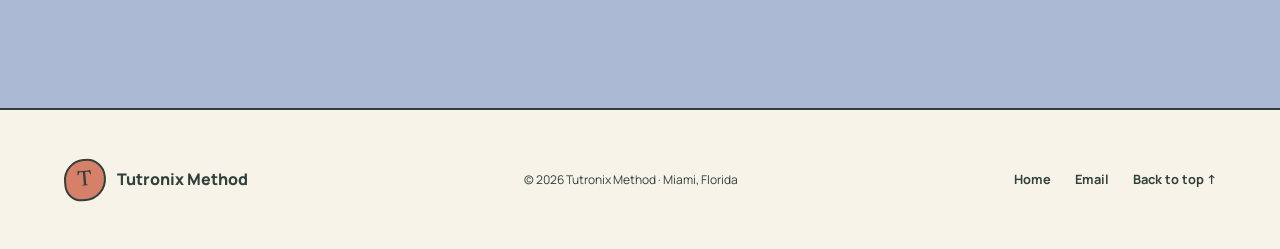
<file: about.html>
<!doctype html>
<html lang="en">
<head>
  <meta charset="utf-8"><meta name="viewport" content="width=device-width,initial-scale=1">
  <meta name="description" content="Andrew Senorans founded Tutronix to give bright, overwhelmed students the patient, structured academic support he wished he had growing up.">
  <title>Andrew's Story | Tutronix Method</title>
  <link rel="preconnect" href="https://fonts.googleapis.com"><link rel="preconnect" href="https://fonts.gstatic.com" crossorigin>
  <link href="https://fonts.googleapis.com/css2?family=DM+Mono:wght@400;500&family=Manrope:wght@400;600;700;800&family=Newsreader:ital,opsz,wght@0,6..72,500;1,6..72,500&display=swap" rel="stylesheet">
  <link rel="stylesheet" href="styles.css?v=20260729-1"><link rel="stylesheet" href="theme.css?v=20260729-4"><link rel="stylesheet" href="portrait.css?v=20260729-1"><link rel="stylesheet" href="about.css?v=20260729-1"><script src="script.js?v=20260729-1" defer></script>
</head>
<body class="about-page">
  <a class="skip" href="#story">Skip to Andrew's story</a>
  <header class="nav"><a class="brand" href="index.html"><span class="brand-mark">T</span><span>Tutronix<br><small>Method</small></span></a><nav><a href="index.html">Home</a><a href="index.html#method">Method</a><a class="nav-cta" href="index.html#contact">Book consultation</a></nav></header>
  <main id="story">
    <section class="about-hero">
      <div class="about-hero-copy reveal"><p class="section-no">ANDREW'S STORY / IN HIS WORDS</p><h1>I built the support I <em>wish I had.</em></h1><p class="about-deck">My name is Andrew Senorans, and I founded Tutronix to be the kind of academic support I needed when I was growing up.</p><a class="text-link" href="#beginning">Start at the beginning ↓</a></div>
      <div class="portrait portrait-art about-portrait reveal" role="img" aria-label="Illustration of a planner, pencil, and a clear path forward"><svg viewBox="0 0 420 460" aria-hidden="true"><circle class="portrait-sun" cx="318" cy="90" r="54"></circle><path class="portrait-path" d="M74 339C109 302 132 316 151 280C168 248 138 224 170 195C200 168 235 190 250 153C258 134 257 113 269 95"></path><g class="portrait-book"><path d="M78 155C129 138 175 148 207 171V358C168 332 125 323 78 339Z"></path><path d="M207 171C245 145 289 139 340 155V339C295 322 251 329 207 358Z"></path><path d="M207 171V358"></path><path d="M101 190C137 181 166 188 188 201M101 224C137 215 166 222 188 235M226 201C250 186 280 181 316 190M226 235C250 220 280 215 316 224"></path></g><g class="portrait-pencil"><path d="M292 104L329 120L221 367L184 351Z"></path><path d="M184 351L221 367L175 390Z"></path><path d="M292 104L329 120L341 91L304 75Z"></path></g><path class="portrait-spark" d="M93 107V72M75 89H111M115 130L128 117M61 130L48 117"></path><circle class="portrait-dot one" cx="321" cy="273" r="9"></circle><circle class="portrait-dot two" cx="349" cy="300" r="5"></circle></svg><i>Founder / Tutor<br>Miami, Florida</i></div>
    </section>

    <section class="story-chapter childhood" id="beginning">
      <div class="chapter-label reveal"><span>01</span><p>THE BEGINNING</p></div>
      <div class="story-prose reveal"><h2>Smart, disruptive, and difficult to categorize.</h2><p>As a kid, I struggled with anxiety and ADHD. I would zone out during lectures, constantly interrupt, and I was known as a troublemaker. I was smart, but disruptive, and no one knew what to make of that.</p><p>At one point, I was tested for autism and cycled through therapists and psychologists. Teachers did not know whether to be impressed or concerned. I was not failing classes, but I was not exactly thriving either. Honestly, it is shocking that my grades were as high as they were, considering how little I could focus.</p><p>The way I learned and functioned did not match what the system expected from a “good student.”</p></div>
      <blockquote class="pull-quote reveal">I was a gifted child falling behind in a system that did not understand how I learned.</blockquote>
    </section>

    <section class="story-chapter placement">
      <div class="chapter-label reveal"><span>02</span><p>THE TEST</p></div>
      <div class="story-prose reveal"><h2>The youngest one in the room.</h2><p>Then, in fifth grade, things got even stranger. I accidentally aced a math placement test that most students were meant to fail. So they sent me upstairs, alone, to sit in a middle school algebra class with older kids.</p><p>I was the youngest person in the room. There was no explanation, no support, and no credit. I kept up just fine, but it was clear: the school did not know what to do with me. Again.</p></div>
      <div class="placement-card reveal" aria-hidden="true"><span>5TH<br>GRADE</span><div>↑</div><strong>ALGEBRA</strong><small>Right ability.<br>Wrong support.</small></div>
    </section>

    <section class="mother-moment reveal"><p class="section-no">THE PERSON WHO SAW ME</p><h2>My mom listened.</h2><p>She saw my love of science and enrolled me in a math and science program for grades six through twelve. In middle school, I started to shine, especially in math and science.</p></section>

    <section class="story-chapter underneath">
      <div class="chapter-label reveal"><span>03</span><p>BENEATH THE GRADES</p></div>
      <div class="story-prose reveal"><h2>Succeeding on paper. Chaotic behind the scenes.</h2><p>Even then, my grades would sometimes drop for reasons that had nothing to do with comprehension. Anxiety, ADHD, and the focus issues I had dealt with for so long would creep back in. A missed assignment here, a forgotten project there, and I would lose track of things.</p><p>No one taught me how to manage my time. No one showed me how to stay organized, initiate tasks, or stay focused when my mind was racing. That lingering chaos under the surface never fully went away, and I carried the frustration quietly for years.</p></div>
      <ul class="missing-tools reveal" aria-label="Skills Andrew had not yet been taught"><li>Manage time</li><li>Stay organized</li><li>Initiate tasks</li><li>Sustain focus</li></ul>
    </section>

    <section class="engineering chapter-band">
      <div class="chapter-label reveal"><span>04</span><p>BUILDING A SYSTEM</p></div>
      <div class="band-copy reveal"><h2>College taught me that intelligence was never the issue.</h2><p>In high school, I excelled in math and science and went on to study mechanical engineering at the University of Miami. College brought a whole new level of personal responsibility: complex schedules, projects that stretched over months, relationships, and the need to stay motivated without anyone looking over my shoulder.</p><p>I learned to build systems that worked for me. I learned to plan, manage my time, and stay on top of deadlines. No one had taught me how, but I had to figure it out. Slowly, I developed the executive functioning skills I had never been explicitly taught as a child.</p><p>For the first time, I saw how much of my earlier struggle had nothing to do with intelligence and everything to do with structure.</p></div>
      <div class="system-sketch reveal" aria-hidden="true"><span>PLAN</span><i></i><span>TIME</span><i></i><span>FOLLOW<br>THROUGH</span></div>
    </section>

    <section class="story-chapter tutoring">
      <div class="chapter-label reveal"><span>05</span><p>THE TURNING POINT</p></div>
      <div class="story-prose reveal"><h2>The student understood. The grade still did not change.</h2><p>During college, I started tutoring kids in math and science. At first, it was a way to make extra money doing something I enjoyed. Parents would reach out with familiar concerns:</p><div class="parent-quotes"><q>My kid is struggling in algebra.</q><q>They have a big test coming up.</q><q>They need someone to explain it better.</q></div><p>I would sit with the student and break down the content. It clicked. They could solve the problems on their own. They were capable.</p><p>But test scores still did not improve. A week would pass and assignments were not turned in. Grades stayed low. Confidence stayed lower.</p></div>
      <blockquote class="realization reveal"><span>THAT'S WHEN IT HIT ME</span>This was not a content problem.<br><em>It was an executive functioning problem.</em></blockquote>
    </section>

    <section class="why-tutronix">
      <div class="why-heading reveal"><p class="section-no">WHY TUTRONIX EXISTS</p><h2>Learn better.<br><i>Function better.</i></h2></div>
      <div class="why-copy reveal"><p>That was the moment Tutronix began to take shape. I wanted to combine academic tutoring with practical coaching in focus, organization, planning, and mindset. These are skills students can use long after a test is over.</p><p>Over the years, I have worked with students across a wide range of needs and abilities. Some are gifted but overwhelmed. Others have ADHD, autism, anxiety, or learning differences that make traditional schooling difficult. Many are bright students who simply have not been given the tools or support to succeed.</p><p>I understand them because I was once in their shoes. I know how powerful it is to have someone believe in you and guide you with patience, structure, and empathy.</p></div>
    </section>

    <section class="beliefs">
      <p class="section-no reveal">WHAT FAMILIES CAN EXPECT</p>
      <div class="belief-grid"><article class="reveal"><span>01</span><h3>Built around the student.</h3><p>Every student is unique, and every session reflects that.</p></article><article class="reveal"><span>02</span><h3>Partnership with parents.</h3><p>We create personalized strategies, communicate clearly, and build trust.</p></article><article class="reveal"><span>03</span><h3>Growth beyond the classroom.</h3><p>The goal is not a quick academic fix. It is confidence, independence, and steady habits that last.</p></article></div>
    </section>

    <section class="about-closing">
      <div class="closing-copy reveal"><p class="section-no">A NOTE FROM ANDREW</p><h2>I would be glad to meet your family.</h2><p>If you want a tutor who takes time to understand how your child thinks, let's talk. I bring a strong technical background, patience, and firsthand understanding to every session.</p><p class="closing-line">My goal is simple: help students understand the work, manage the week, and trust themselves again.</p><a class="button" href="index.html#contact">Book a consultation <span>↗</span></a></div>
    </section>
  </main>
  <footer><a class="brand" href="index.html"><span class="brand-mark">T</span><span>Tutronix Method</span></a><p>© 2026 Tutronix Method · Miami, Florida</p><div><a href="index.html">Home</a><a href="mailto:tutronixmiami@gmail.com">Email</a><a href="#story">Back to top ↑</a></div></footer>
</body>
</html>
</file>
<file: styles.css>
:root{--ink:#17211d;--paper:#f4f0e7;--cream:#fffaf0;--orange:#ff6846;--blue:#6aa8ff;--yellow:#f6d85c;--green:#82b887;--line:rgba(23,33,29,.2)}*{box-sizing:border-box}html{scroll-behavior:smooth}body{margin:0;background:var(--paper);color:var(--ink);font:16px/1.6 Manrope,sans-serif;overflow-x:hidden}a{color:inherit;text-decoration:none}.skip{position:fixed;left:1rem;top:-5rem;background:#fff;padding:.7rem;z-index:99}.skip:focus{top:1rem}.nav{height:90px;padding:0 5vw;display:flex;align-items:center;justify-content:space-between;border-bottom:1px solid var(--line);position:absolute;z-index:20;width:100%}.brand{display:flex;align-items:center;gap:.7rem;font-weight:800;line-height:.9}.brand small{font-size:.68rem;letter-spacing:.14em;text-transform:uppercase}.brand-mark{display:grid;place-items:center;width:42px;height:42px;background:var(--orange);border:2px solid var(--ink);border-radius:50% 45% 52% 40%;font:500 1.35rem Newsreader;transform:rotate(-5deg)}nav{display:flex;gap:2rem;align-items:center;font-size:.88rem;font-weight:700}nav a:not(.nav-cta):hover{text-decoration:underline;text-underline-offset:5px}.nav-cta,.button{display:inline-flex;justify-content:space-between;align-items:center;gap:2rem;background:var(--ink);color:white;border:2px solid var(--ink);padding:.8rem 1.15rem;font-weight:700;box-shadow:4px 4px 0 var(--orange);transition:.2s}.button:hover,.nav-cta:hover{transform:translate(2px,2px);box-shadow:2px 2px 0 var(--orange)}.menu{display:none;background:none;border:0;font:700 1rem Manrope}.hero{min-height:100svh;padding:150px 5vw 55px;display:grid;grid-template-columns:1.05fr .95fr;gap:3vw;position:relative;overflow:hidden;background:radial-gradient(circle at 72% 42%,#fff 0 2px,transparent 3px) 0 0/25px 25px,var(--paper)}.hero-copy{align-self:center;z-index:2}.eyebrow,.section-no{font:500 .72rem DM Mono;letter-spacing:.1em;text-transform:uppercase}.eyebrow{display:inline-block;border:1px solid var(--ink);border-radius:99px;padding:.45rem .7rem;background:var(--yellow)}h1,h2,h3{line-height:.98;margin:0}h1{font-size:clamp(3.8rem,7.3vw,8.3rem);letter-spacing:-.065em;max-width:920px}h1 em,h2 i{font-family:Newsreader,serif;font-weight:500}h1 em{color:var(--orange)}.lede{font-size:clamp(1rem,1.45vw,1.3rem);max-width:650px;margin:2rem 0;color:#405048}.actions{display:flex;align-items:center;gap:2rem}.text-link{font-weight:700;border-bottom:1px solid}.hero-art{align-self:center;height:min(610px,65vh);min-height:440px;position:relative;border:2px solid var(--ink);border-radius:48% 52% 42% 58%;background:var(--cream);transform:rotate(2deg);overflow:hidden}.orbit{position:absolute;border:2px dashed var(--ink);border-radius:50%;inset:9%;animation:spin 28s linear infinite}.orbit-b{inset:24%;animation-direction:reverse}.sun{position:absolute;inset:37%;display:grid;place-items:center;background:var(--yellow);border:2px solid;border-radius:50%;font:500 1rem DM Mono;box-shadow:8px 8px 0 var(--orange)}.path{position:absolute;width:70%;height:46%;left:14%;top:27%;border:10px solid var(--blue);border-width:0 9px 9px 0;border-radius:50%;transform:rotate(-20deg)}.day{position:absolute;border:2px solid;background:white;padding:.3rem .5rem;font:500 .7rem DM Mono;box-shadow:3px 3px 0 var(--ink)}.d1{left:8%;top:20%;transform:rotate(-9deg)}.d2{right:12%;top:12%;transform:rotate(8deg)}.d3{right:5%;top:54%;transform:rotate(-5deg)}.d4{left:23%;bottom:8%;transform:rotate(5deg)}.d5{left:4%;top:52%;transform:rotate(7deg)}.pencil{position:absolute;right:14%;bottom:17%;font-size:4rem;transform:rotate(-20deg)}.scribble{position:absolute;left:11%;bottom:20%;font:italic 1.4rem Newsreader;transform:rotate(-6deg)}.marquee{position:absolute;bottom:0;left:0;width:100%;background:var(--ink);color:white;overflow:hidden;padding:.65rem 0;font:500 .75rem DM Mono;white-space:nowrap}.marquee div{width:max-content;animation:marquee 24s linear infinite}.manifesto{padding:13vw 10vw;background:var(--blue);border-bottom:2px solid}.manifesto h2{font-size:clamp(3rem,7vw,8rem);max-width:1100px;letter-spacing:-.05em}.manifesto>p:last-child{max-width:520px;margin:2rem 0 0 auto;font-size:1.2rem}.method,.services,.faq{padding:10vw 5vw}.section-head{display:grid;grid-template-columns:1fr 2fr;gap:2rem;margin-bottom:5rem}.section-head h2{font-size:clamp(2.8rem,5.5vw,6rem);letter-spacing:-.045em}.section-head>p:last-child{max-width:500px}.steps{display:grid;grid-template-columns:repeat(3,1fr);border:2px solid}.step{padding:2rem;min-height:440px;border-right:2px solid;display:flex;flex-direction:column}.step:last-child{border:0}.step>span{font:500 .8rem DM Mono}.step h3{font-size:2rem;margin-top:auto}.step p{max-width:380px}.step-icon{height:180px;width:180px;margin:auto;position:relative}.calendar{border:3px solid;border-radius:8px;display:grid;grid-template-columns:repeat(3,1fr);padding:40px 14px 14px;gap:8px;transform:rotate(-5deg);background:var(--yellow)}.calendar:before{content:"";position:absolute;left:0;right:0;top:27px;border-top:3px solid}.calendar b{border:2px solid;border-radius:50%;background:var(--orange)}.target{border:3px solid;border-radius:50%;box-shadow:inset 0 0 0 28px var(--cream),inset 0 0 0 31px var(--ink),inset 0 0 0 58px var(--orange)}.target b{position:absolute;width:110%;border-top:5px solid;top:48%;left:-5%;transform:rotate(-20deg)}.target b:after{content:"➤";position:absolute;right:-10px;top:-24px;font-size:2rem}.route{border:4px dashed;border-radius:50%;background:var(--green)}.route:after{content:"✓";position:absolute;right:-10px;bottom:-10px;width:60px;height:60px;display:grid;place-items:center;border:3px solid;border-radius:50%;background:var(--yellow);font-size:2rem}.planboard{margin:0 5vw 10vw;background:var(--ink);color:white;padding:6vw;display:grid;grid-template-columns:.8fr 1.2fr;gap:6vw;transform:rotate(-.5deg);box-shadow:12px 12px 0 var(--orange)}.board-copy h2{font-size:clamp(3rem,5vw,6rem)}.week{background:var(--cream);color:var(--ink);padding:2.5rem;display:grid;grid-template-columns:repeat(5,1fr);gap:.5rem;position:relative;transform:rotate(1.5deg)}.week>div:not(.tape){border-left:1px dashed;padding:.6rem;min-height:280px}.week b{font:500 .7rem DM Mono}.chip{display:block;padding:.5rem;margin-top:1rem;font-size:.68rem;font-weight:700;transform:rotate(-2deg);border:1px solid}.coral{background:var(--orange)}.yellow{background:var(--yellow)}.blue{background:var(--blue)}.green{background:var(--green)}.tape{position:absolute!important;top:-18px;left:40%;width:120px;height:35px;background:rgba(246,216,92,.7);transform:rotate(-4deg)}.outcomes{padding:10vw 5vw;background:var(--yellow);display:grid;grid-template-columns:1fr 1fr;gap:6vw}.outcomes .section-head{display:block}.outcome-list p{font-size:clamp(1.6rem,3.4vw,4rem);font-weight:800;letter-spacing:-.04em;border-bottom:2px solid;margin:0;padding:1rem 0}.outcome-list span{font:500 .7rem DM Mono;margin-right:2rem}.price-grid{display:grid;grid-template-columns:1fr 1fr;gap:1.5rem}.price{border:2px solid;padding:3rem;min-height:390px;display:flex;flex-direction:column;background:var(--cream);box-shadow:7px 7px 0 var(--ink)}.price.featured{background:var(--green)}.price h3{font-size:clamp(3.5rem,7vw,7rem);letter-spacing:-.06em;margin:2rem 0}.price h3 small{font:600 1rem Manrope;letter-spacing:0}.price span{margin-top:auto;font:500 .75rem DM Mono;text-transform:uppercase}.package{max-width:700px;margin:3rem auto 0;text-align:center}.story{margin:0 5vw 10vw;padding:6vw;background:var(--orange);border:2px solid;display:grid;grid-template-columns:1.1fr .9fr;gap:6vw}.story h2{font-size:clamp(3rem,6vw,7rem);letter-spacing:-.05em}.story p{max-width:600px}.dark{margin-top:1.5rem}.portrait{min-height:430px;border:3px solid;border-radius:49% 51% 45% 55%;background:var(--blue);display:grid;place-items:center;position:relative}.portrait span{font:500 10rem Newsreader}.portrait i{position:absolute;right:-1rem;bottom:2rem;background:var(--yellow);color:var(--ink);border:2px solid;padding:1rem;font:500 .75rem DM Mono;transform:rotate(-4deg)}.faq{display:grid;grid-template-columns:.7fr 1.3fr;gap:5vw}.faq .section-head{display:block}.accordions details{border-top:2px solid;padding:1.4rem 0}.accordions details:last-child{border-bottom:2px solid}.accordions summary{list-style:none;cursor:pointer;font-weight:800;font-size:1.2rem;display:flex;justify-content:space-between}.accordions summary::-webkit-details-marker{display:none}.accordions summary span{font-size:1.5rem;transition:.2s}.accordions details[open] summary span{transform:rotate(45deg)}.accordions p{max-width:650px}.contact{padding:10vw 5vw;background:var(--blue);display:grid;grid-template-columns:.8fr 1.2fr;gap:8vw}.contact h2{font-size:clamp(3.5rem,7vw,7.5rem);letter-spacing:-.05em}.contact-copy>a{font-weight:800;border-bottom:2px solid}form{display:grid;grid-template-columns:1fr 1fr;gap:1.5rem}label{font:500 .72rem DM Mono;text-transform:uppercase}input,textarea{display:block;width:100%;border:0;border-bottom:2px solid;background:transparent;padding:1rem 0;font:600 1rem Manrope;border-radius:0}textarea{height:110px;resize:vertical}.wide{grid-column:1/-1}form .button{width:max-content;font:700 1rem Manrope;cursor:pointer}form small{align-self:center}footer{padding:3rem 5vw;display:flex;justify-content:space-between;align-items:center;border-top:2px solid}footer p{font-size:.75rem}footer div{display:flex;gap:1.5rem;font-weight:700;font-size:.8rem}.reveal{opacity:0;transform:translateY(35px);transition:opacity .75s,transform .75s}.reveal.visible{opacity:1;transform:none}@keyframes spin{to{transform:rotate(360deg)}}@keyframes marquee{to{transform:translateX(-50%)}}@media(prefers-reduced-motion:reduce){html{scroll-behavior:auto}*,*:before,*:after{animation:none!important;transition:none!important}.reveal{opacity:1;transform:none}}@media(max-width:850px){.nav{height:72px;position:absolute}.menu{display:block}.nav nav{display:none;position:absolute;top:72px;left:0;right:0;background:var(--paper);border-block:1px solid;padding:2rem 5vw;flex-direction:column;align-items:stretch}.nav nav.open{display:flex}.hero{padding-top:115px;grid-template-columns:1fr}.hero-art{height:450px}.section-head,.planboard,.outcomes,.story,.faq,.contact{grid-template-columns:1fr}.steps{grid-template-columns:1fr}.step{border-right:0;border-bottom:2px solid;min-height:380px}.week{overflow-x:auto}.week>div:not(.tape){min-width:115px}.price-grid{grid-template-columns:1fr}.story{gap:3rem}.portrait{min-height:350px}.faq .section-head{margin-bottom:1rem}}@media(max-width:560px){h1{font-size:3.6rem}.hero{padding-inline:1rem}.hero-art{min-height:360px;height:380px}.actions{align-items:flex-start;flex-direction:column;gap:1rem}.manifesto,.method,.services,.faq{padding:6rem 1rem}.manifesto{padding-inline:1.5rem}.steps{border-inline:0}.planboard,.story{margin-inline:1rem;padding:2rem}.outcomes,.contact{padding:6rem 1rem}.price{padding:2rem}.week{padding:1.5rem}.portrait span{font-size:7rem}form{grid-template-columns:1fr}.wide{grid-column:auto}footer{align-items:flex-start;flex-direction:column;gap:1.5rem}footer div{flex-wrap:wrap}.cursor{display:none}}
</file>
<file: theme.css>
/* Softer, lower-contrast palette layered over the original visual system. */
:root {
  --ink: #30403b;
  --paper: #f8f3e9;
  --cream: #faf7f0;
  --orange: #d67f69;
  --blue: #acb9d5;
  --yellow: #efd286;
  --green: #9fc7b4;
  --line: rgba(48, 64, 59, 0.15);
}

.hero {
  background: radial-gradient(circle at 72% 42%, rgba(48, 64, 59, 0.08) 0 1.5px, transparent 2px) 0 0 / 25px 25px, var(--paper);
}

.nav-cta,
.button {
  box-shadow: 3px 3px 0 rgba(214, 127, 105, 0.72);
}

.button:hover,
.nav-cta:hover {
  transform: translate(1px, 1px);
  box-shadow: 2px 2px 0 rgba(214, 127, 105, 0.72);
}

.sun {
  box-shadow: 6px 6px 0 rgba(214, 127, 105, 0.76);
}

.planboard {
  transform: rotate(-0.35deg);
  box-shadow: 8px 8px 0 rgba(214, 127, 105, 0.68);
}

.price {
  box-shadow: 5px 5px 0 rgba(48, 64, 59, 0.68);
}

.marquee,
.planboard,
.nav-cta,
.button {
  background-color: #30403b;
}

/* Parent-facing executive function pattern explorer */
.outcomes {
  align-items: start;
}

.outcomes-intro {
  position: sticky;
  top: 2rem;
}

.outcomes-intro h2 {
  font-size: clamp(3rem, 5.5vw, 6.5rem);
  letter-spacing: -0.055em;
}

.explore-prompt {
  display: flex;
  gap: 0.75rem;
  max-width: 390px;
  margin-top: 2rem;
  font-weight: 700;
}

.explore-prompt span {
  display: grid;
  place-items: center;
  flex: 0 0 32px;
  height: 32px;
  border: 1px solid;
  border-radius: 50%;
}

.pattern-explorer {
  min-width: 0;
}

.outcome-tabs {
  border-top: 1px solid rgba(48, 64, 59, 0.48);
}

.outcome-tabs button {
  width: 100%;
  display: grid;
  grid-template-columns: 2rem 1fr 2rem;
  align-items: center;
  gap: 1rem;
  padding: 1rem 0;
  color: var(--ink);
  background: transparent;
  border: 0;
  border-bottom: 1px solid rgba(48, 64, 59, 0.48);
  text-align: left;
  cursor: pointer;
}

.outcome-tabs button span {
  font: 500 0.68rem DM Mono;
}

.outcome-tabs button b {
  font-size: clamp(1.45rem, 2.5vw, 2.6rem);
  letter-spacing: -0.035em;
  transition: transform 0.2s ease;
}

.outcome-tabs button i {
  width: 30px;
  height: 30px;
  display: grid;
  place-items: center;
  border: 1px solid;
  border-radius: 50%;
  font: normal 1.2rem Manrope;
  transition: transform 0.25s ease, background 0.25s ease;
}

.outcome-tabs button:hover b,
.outcome-tabs button:focus-visible b {
  transform: translateX(0.35rem);
}

.outcome-tabs button[aria-selected="true"] b {
  font-family: Newsreader, serif;
  font-style: italic;
  font-weight: 500;
}

.outcome-tabs button[aria-selected="true"] i {
  color: var(--paper);
  background: var(--ink);
  transform: rotate(45deg);
}

.outcome-tabs button:focus-visible {
  outline: 3px solid var(--cream);
  outline-offset: 3px;
}

.pattern-detail {
  display: grid;
  grid-template-columns: 140px 1fr;
  gap: 2rem;
  margin-top: 1.5rem;
  padding: 2rem;
  background: rgba(250, 247, 240, 0.72);
  border: 1px solid rgba(48, 64, 59, 0.42);
  box-shadow: 5px 5px 0 rgba(48, 64, 59, 0.16);
  animation: detail-in 0.36s ease both;
}

.pattern-detail.is-changing {
  animation: none;
}

.pattern-meter {
  position: relative;
  align-self: start;
  text-align: center;
}

.pattern-meter svg {
  width: 120px;
  transform: rotate(-90deg);
}

.pattern-meter circle {
  fill: none;
  stroke: rgba(48, 64, 59, 0.14);
  stroke-width: 7;
}

.pattern-meter .meter-progress {
  stroke: var(--orange);
  stroke-linecap: round;
  stroke-dasharray: 327;
  stroke-dashoffset: var(--meter-offset, 220);
  transition: stroke-dashoffset 0.5s ease;
}

.pattern-meter > span {
  position: absolute;
  top: 34px;
  left: 0;
  right: 0;
  font: 500 2rem Newsreader;
}

.pattern-meter small {
  display: block;
  margin-top: 0.4rem;
  font: 500 0.62rem/1.4 DM Mono;
  text-transform: uppercase;
}

.pattern-kicker,
.pattern-columns span {
  font: 500 0.66rem DM Mono;
  letter-spacing: 0.08em;
}

.pattern-copy h3 {
  margin: 0.4rem 0 1.5rem;
  font-size: clamp(2rem, 3.4vw, 3.8rem);
  letter-spacing: -0.045em;
}

.pattern-columns {
  display: grid;
  grid-template-columns: 1fr 1fr;
  gap: 1.5rem;
}

.pattern-columns div {
  padding-top: 0.8rem;
  border-top: 1px solid rgba(48, 64, 59, 0.32);
}

.pattern-columns p {
  margin-bottom: 0;
  font-size: 0.92rem;
}

.progress-note {
  margin: 1.5rem 0 0;
  padding: 1rem 1.15rem;
  background: var(--cream);
  border-left: 4px solid var(--orange);
  font-family: Newsreader, serif;
  font-size: 1.12rem;
}

.progress-note b {
  font-family: DM Mono;
  font-size: 0.62rem;
  letter-spacing: 0.04em;
  text-transform: uppercase;
}

@keyframes detail-in {
  from { opacity: 0; transform: translateY(8px); }
  to { opacity: 1; transform: translateY(0); }
}

@media (max-width: 850px) {
  .outcomes-intro { position: static; }
  .pattern-detail { grid-template-columns: 110px 1fr; padding: 1.5rem; }
  .pattern-meter svg { width: 95px; }
  .pattern-meter > span { top: 24px; }
}

@media (max-width: 560px) {
  .outcomes-intro h2 { font-size: 3.25rem; }
  .outcome-tabs button { grid-template-columns: 1.5rem 1fr 2rem; }
  .outcome-tabs button b { font-size: 1.5rem; }
  .pattern-detail { grid-template-columns: 1fr; gap: 1rem; padding: 1.25rem; }
  .pattern-meter { display: grid; grid-template-columns: 95px 1fr; align-items: center; text-align: left; }
  .pattern-meter > span { width: 95px; top: 25px; text-align: center; }
  .pattern-meter small { margin: 0; }
  .pattern-columns { grid-template-columns: 1fr; gap: 1rem; }
}

@media (prefers-reduced-motion: reduce) {
  .pattern-detail { animation: none; }
}
</file>
<file: transitions.css>
main > section {
  position: relative;
}

.section-flow {
  position: absolute;
  z-index: 8;
  top: 0;
  left: 5vw;
  right: 5vw;
  height: 28px;
  overflow: hidden;
  pointer-events: none;
  opacity: 0;
  transform: translateY(-50%);
  transition: opacity .45s ease;
}

.section-flow::before {
  content: "";
  position: absolute;
  top: 13px;
  left: 0;
  width: 100%;
  height: 1px;
  background: linear-gradient(90deg, transparent, rgba(48, 64, 59, .28) 12%, rgba(48, 64, 59, .28) 88%, transparent);
  transform: scaleX(.08);
  transform-origin: var(--flow-origin, left);
  transition: transform 1.05s cubic-bezier(.22, 1, .36, 1);
}

.section-flow::after {
  content: "";
  position: absolute;
  top: 8px;
  left: 0;
  width: 11px;
  height: 11px;
  border: 1.5px solid var(--ink);
  border-radius: 50%;
  background: var(--flow-color, var(--orange));
  opacity: 0;
}

.flow-section[data-flow="right"] .section-flow {
  --flow-origin: right;
}

.flow-section.flow-visible .section-flow {
  opacity: 1;
}

.flow-section.flow-visible .section-flow::before {
  transform: scaleX(1);
}

.flow-section.flow-visible .section-flow::after {
  animation: flow-marker-left 1.05s cubic-bezier(.22, 1, .36, 1) .08s both;
}

.flow-section[data-flow="right"].flow-visible .section-flow::after {
  left: auto;
  right: 0;
  animation-name: flow-marker-right;
}

.flow-section[data-tone="blue"] { --flow-color: var(--blue); }
.flow-section[data-tone="yellow"] { --flow-color: var(--yellow); }
.flow-section[data-tone="green"] { --flow-color: var(--green); }
.flow-section[data-tone="coral"] { --flow-color: var(--orange); }

.flow-ready .flow-section[data-flow="left"] .reveal:not(.visible) {
  transform: translate3d(-38px, 24px, 0);
  filter: blur(2px);
}

.flow-ready .flow-section[data-flow="right"] .reveal:not(.visible) {
  transform: translate3d(38px, 24px, 0);
  filter: blur(2px);
}

.flow-ready .flow-section .reveal {
  transition: opacity .8s ease, transform .9s cubic-bezier(.22, 1, .36, 1), filter .7s ease;
}

.flow-ready .flow-section .reveal.visible {
  filter: blur(0);
}

@keyframes flow-marker-left {
  0% { left: 0; opacity: 0; transform: scale(.65); }
  18% { opacity: 1; }
  100% { left: calc(100% - 11px); opacity: 1; transform: scale(1); }
}

@keyframes flow-marker-right {
  0% { right: 0; opacity: 0; transform: scale(.65); }
  18% { opacity: 1; }
  100% { right: calc(100% - 11px); opacity: 1; transform: scale(1); }
}

@media (max-width: 560px) {
  .section-flow { left: 1rem; right: 1rem; }
  .flow-ready .flow-section[data-flow] .reveal:not(.visible) {
    transform: translate3d(0, 26px, 0);
    filter: blur(1px);
  }
}

@media (prefers-reduced-motion: reduce) {
  .section-flow { opacity: 1; }
  .section-flow::before { transform: scaleX(1); transition: none; }
  .section-flow::after { display: none; }
  .flow-ready .flow-section[data-flow] .reveal:not(.visible) { transform: none; filter: none; }
  .flow-ready .flow-section .reveal { transition: none; }
}
</file>
<file: hero-system.css>
.hero .eyebrow {
  font-size: .64rem;
}

.support-system.hero-art {
  height: min(640px, 68vh);
  min-height: 520px;
  overflow: visible;
  border: 0;
  border-radius: 0;
  background: transparent;
  transform: none;
}

.support-system::before {
  content: "";
  position: absolute;
  inset: 4% 2% 3%;
  border: 1px solid rgba(48, 64, 59, .35);
  border-radius: 48% 52% 44% 56% / 55% 43% 57% 45%;
  background: rgba(250, 247, 240, .72);
  transform: translate(var(--mx, 0), var(--my, 0)) rotate(-1deg);
  transition: transform .35s ease;
}

.support-system::after {
  content: "";
  position: absolute;
  inset: 11% 9% 9%;
  border: 1px dashed rgba(48, 64, 59, .2);
  border-radius: 55% 45% 52% 48%;
  pointer-events: none;
}

.support-lines {
  position: absolute;
  z-index: 1;
  inset: 0;
  width: 100%;
  height: 100%;
  overflow: visible;
  pointer-events: none;
  -webkit-mask-image: radial-gradient(ellipse 30% 38% at 54% 55%, transparent 0 96%, #000 100%);
  mask-image: radial-gradient(ellipse 30% 38% at 54% 55%, transparent 0 96%, #000 100%);
}

.support-lines path {
  fill: none;
  stroke: rgba(48, 64, 59, .25);
  stroke-width: 2;
  stroke-dasharray: 7 8;
  transition: stroke .35s ease, stroke-width .35s ease, stroke-dasharray .35s ease;
}

.support-system[data-active="coaching"] [data-line="coaching"],
.support-system[data-active="tutoring"] [data-line="tutoring"],
.support-system[data-active="executive"] [data-line="executive"] {
  stroke: var(--orange);
  stroke-width: 4;
  stroke-dasharray: 1 0;
  animation: support-draw .55s ease both;
}

.support-node {
  position: absolute;
  z-index: 4;
  width: clamp(185px, 13vw, 230px);
  min-height: clamp(125px, 9vw, 150px);
  display: grid;
  grid-template-columns: clamp(52px, 4vw, 64px) 1fr;
  grid-template-rows: 1fr 1fr;
  align-items: center;
  gap: 0 .75rem;
  padding: clamp(.95rem, 1.2vw, 1.25rem);
  color: var(--ink);
  border: 1px solid rgba(48, 64, 59, .55);
  border-radius: 22px;
  box-shadow: 5px 5px 0 rgba(48, 64, 59, .12);
  text-align: left;
  cursor: pointer;
  transition: transform .4s cubic-bezier(.22, 1, .36, 1), box-shadow .35s ease, background .35s ease;
}

.support-node.coaching {
  top: 4%;
  left: 1%;
  background: var(--blue);
  transform: rotate(-3deg);
}

.support-node.tutoring {
  top: 15%;
  right: 0;
  background: var(--orange);
  transform: rotate(3deg);
}

.support-node.executive {
  left: 2%;
  bottom: 5%;
  width: clamp(205px, 15vw, 250px);
  background: var(--green);
  transform: rotate(2deg);
}

.support-node:is(:hover, :focus-visible, [aria-pressed="true"]) {
  z-index: 6;
  transform: translateY(-7px) rotate(0) scale(1.04);
  box-shadow: 8px 10px 0 rgba(48, 64, 59, .16);
}

.support-node:focus-visible {
  outline: 3px solid var(--yellow);
  outline-offset: 4px;
}

.support-node b {
  align-self: end;
  font-size: clamp(.86rem, .8vw, 1rem);
  line-height: 1.15;
}

.support-node small {
  align-self: start;
  grid-column: 2;
  margin-top: .3rem;
  font-size: clamp(.66rem, .62vw, .78rem);
  line-height: 1.3;
}

.support-icon {
  grid-row: 1 / 3;
  width: clamp(52px, 4vw, 64px);
  height: clamp(52px, 4vw, 64px);
  display: grid;
  place-items: center;
  border: 1.5px solid;
  border-radius: 50%;
  background: var(--paper);
}

.book-icon {
  grid-template-columns: repeat(3, 7px);
  align-content: center;
  gap: 4px;
}

.book-icon i {
  width: 7px;
  height: 27px;
  border: 1px solid;
  border-radius: 3px;
  background: var(--yellow);
}

.book-icon i:nth-child(2) { height: 34px; background: var(--orange); }
.book-icon i:nth-child(3) { height: 22px; background: var(--green); }
.problem-icon { font: 700 clamp(1rem, 1.25vw, 1.3rem) DM Mono, monospace; letter-spacing: -.08em; }
.plan-icon { grid-template-columns: repeat(2, 13px); gap: 5px; }
.plan-icon i { width: 13px; height: 13px; border: 1px solid; background: var(--yellow); }
.plan-icon i:last-child { grid-column: 1 / 3; width: 31px; background: var(--blue); }

.support-core {
  position: absolute;
  z-index: 3;
  left: 54%;
  top: 55%;
  width: min(clamp(330px, 25vw, 410px), 58%);
  min-height: clamp(320px, 25vw, 390px);
  display: flex;
  flex-direction: column;
  justify-content: center;
  padding: clamp(2.7rem, 3.2vw, 3.6rem) clamp(2.45rem, 2.8vw, 3.2rem);
  border: 1.5px solid var(--ink);
  border-radius: 48% 52% 46% 54% / 56% 45% 55% 44%;
  background: var(--yellow);
  box-shadow: 9px 10px 0 rgba(214, 127, 105, .55);
  overflow: hidden;
  isolation: isolate;
  transform: translate(-50%, -50%);
  transition: background .35s ease, border-radius .45s ease;
}

.support-system[data-active="coaching"] .support-core { background: var(--blue); }
.support-system[data-active="tutoring"] .support-core { background: #e5a08e; }
.support-system[data-active="executive"] .support-core { background: var(--green); }

.support-core > span,
.support-core > small {
  font: 500 .58rem DM Mono;
  letter-spacing: .08em;
  text-transform: uppercase;
}

.support-core h2 {
  margin: .6rem 0;
  font-size: clamp(1.75rem, 2.15vw, 2.45rem);
  line-height: .98;
  letter-spacing: -.045em;
}

.support-core p {
  margin: 0;
  font-size: clamp(.82rem, .72vw, .94rem);
  line-height: 1.42;
}

.support-core > small {
  margin-top: .8rem;
  line-height: 1.35;
  opacity: .62;
}

.support-core.is-changing > :not(small) {
  animation: support-copy-in .38s ease both;
}

@keyframes support-copy-in {
  from { opacity: 0; transform: translateY(8px); }
  to { opacity: 1; transform: none; }
}

@keyframes support-draw {
  from { stroke-dasharray: 1 12; }
  to { stroke-dasharray: 1 0; }
}

@media (max-width: 850px) {
  .support-system.hero-art { height: 620px; }
}

@media (max-width: 560px) {
  .hero .eyebrow { line-height: 1.4; border-radius: 14px; }
  .support-system.hero-art { height: auto; min-height: 680px; margin-top: 1rem; }
  .support-system::before { inset: 0; }
  .support-system::after { display: none; }
  .support-lines { display: none; }
  .support-node { width: calc(50% - 1.25rem); min-height: 118px; grid-template-columns: 44px 1fr; padding: .8rem; }
  .support-node.coaching { top: 4%; left: 3%; }
  .support-node.tutoring { top: 4%; right: 3%; }
  .support-node.executive { top: 26%; bottom: auto; left: 50%; width: 58%; transform: translateX(-50%) rotate(1deg); }
  .support-node.executive:is(:hover, :focus-visible, [aria-pressed="true"]) { transform: translateX(-50%) translateY(-5px) rotate(0) scale(1.03); }
  .support-icon { width: 44px; height: 44px; }
  .support-node b { font-size: .74rem; }
  .support-node small { font-size: .58rem; }
  .support-core { top: auto; bottom: 8%; left: 50%; width: 84%; min-height: 270px; padding: 2.6rem 2.35rem; transform: translateX(-50%); }
  .support-core h2 { font-size: 2rem; }
}

@media (prefers-reduced-motion: reduce) {
  .support-system::before,
  .support-node,
  .support-core { transition: none; }
  .support-core.is-changing > :not(small),
  .support-system [data-line] { animation: none; }
}
</file>
<file: method.css>
.method-path {
  overflow: hidden;
}

.method-heading {
  display: grid;
  grid-template-columns: minmax(150px, .55fr) 2fr;
  gap: 4vw;
  align-items: end;
  margin-bottom: clamp(3rem, 6vw, 6rem);
}

.method-heading h2 {
  max-width: 1050px;
  font-size: clamp(3rem, 6.2vw, 7rem);
  letter-spacing: -.055em;
}

.method-heading div > p {
  max-width: 500px;
  margin: 1.5rem 0 0;
  color: rgba(48, 64, 59, .72);
}

.method-track {
  position: relative;
  display: flex;
  min-height: 520px;
  border-top: 1px solid rgba(48, 64, 59, .28);
  border-bottom: 1px solid rgba(48, 64, 59, .28);
}

.method-track::before {
  content: "";
  position: absolute;
  z-index: 3;
  top: 63px;
  left: 2rem;
  right: 2rem;
  height: 2px;
  background: rgba(48, 64, 59, .22);
}

.method-track::after {
  content: "";
  position: absolute;
  z-index: 4;
  top: 63px;
  left: 2rem;
  width: calc((100% - 4rem) * var(--method-progress, 0));
  height: 2px;
  background: var(--orange);
  transition: width .6s cubic-bezier(.22, 1, .36, 1);
}

.method-stage {
  position: relative;
  flex: .78 1 0;
  min-width: 0;
  padding: 0 1.5rem 2rem;
  background: transparent;
  border-right: 1px solid rgba(48, 64, 59, .16);
  transition: flex .6s cubic-bezier(.22, 1, .36, 1), background .45s ease;
}

.method-stage:last-child {
  border-right: 0;
}

.method-stage.is-active {
  flex: 1.45 1 0;
  background: rgba(239, 210, 134, .2);
}

.method-stage button {
  position: relative;
  z-index: 5;
  width: 100%;
  height: 126px;
  display: grid;
  grid-template-columns: 2rem 20px 1fr;
  align-items: center;
  gap: .75rem;
  padding: 0;
  color: var(--ink);
  background: transparent;
  border: 0;
  text-align: left;
  cursor: pointer;
}

.stage-number,
.stage-kicker {
  font: 500 .68rem DM Mono;
  letter-spacing: .08em;
}

.stage-number {
  position: relative;
  z-index: 1;
  background: var(--paper);
}

.stage-dot {
  width: 14px;
  height: 14px;
  border: 2px solid var(--ink);
  border-radius: 50%;
  background: var(--paper);
  box-shadow: 0 0 0 7px var(--paper);
  transition: background .3s ease, transform .3s ease;
}

.method-stage.is-active .stage-dot {
  background: var(--orange);
  transform: scale(1.2);
}

.stage-label {
  position: relative;
  z-index: 1;
  overflow: hidden;
  width: max-content;
  max-width: 100%;
  padding: .25rem .55rem;
  background: var(--paper);
  font-weight: 700;
  white-space: nowrap;
  text-overflow: ellipsis;
}

.method-stage.is-active .stage-label,
.method-stage.is-active .stage-number {
  background: #f6edd6;
}

.method-stage button:focus-visible {
  outline: 2px solid var(--orange);
  outline-offset: 5px;
}

.stage-content {
  height: calc(100% - 126px);
  display: grid;
  grid-template-columns: minmax(150px, .78fr) 1.22fr;
  gap: clamp(1.5rem, 3vw, 3rem);
  align-items: center;
  opacity: 0;
  transform: translateY(18px);
  pointer-events: none;
  transition: opacity .3s ease, transform .45s cubic-bezier(.22, 1, .36, 1);
}

.method-stage.is-active .stage-content {
  opacity: 1;
  transform: none;
  pointer-events: auto;
  transition-delay: .15s;
}

.method-stage:not(.is-active) .stage-content {
  visibility: hidden;
}

.method-stage .step-icon {
  margin: 0 auto;
  transform: scale(.82);
  transition: transform .55s cubic-bezier(.22, 1, .36, 1);
}

.method-stage.is-active .step-icon {
  transform: scale(1) rotate(-3deg);
}

.method-stage.is-active .target {
  transform: scale(1) rotate(2deg);
}

.method-stage.is-active .route {
  transform: scale(1) rotate(-2deg);
}

.method-stage.is-active .calendar b {
  animation: method-card-in .45s ease both;
}

.method-stage.is-active .calendar b:nth-child(2) { animation-delay: .05s; }
.method-stage.is-active .calendar b:nth-child(3) { animation-delay: .1s; }
.method-stage.is-active .calendar b:nth-child(4) { animation-delay: .15s; }
.method-stage.is-active .calendar b:nth-child(5) { animation-delay: .2s; }
.method-stage.is-active .calendar b:nth-child(6) { animation-delay: .25s; }

.stage-copy h3 {
  max-width: 470px;
  margin: .7rem 0 1rem;
  font-size: clamp(2.2rem, 3.6vw, 4.6rem);
  letter-spacing: -.045em;
}

.stage-copy > p:not(.stage-kicker) {
  max-width: 520px;
  margin: 0;
  color: rgba(48, 64, 59, .78);
}

.stage-example {
  display: block;
  max-width: 520px;
  margin-top: 1.5rem;
  padding-top: 1rem;
  border-top: 1px solid rgba(48, 64, 59, .26);
  font-family: Newsreader, serif;
  font-size: 1.12rem;
  font-style: italic;
}

@keyframes method-card-in {
  from { opacity: .2; transform: scale(.55); }
  to { opacity: 1; transform: scale(1); }
}

@media (max-width: 900px) {
  .method-heading { grid-template-columns: 1fr; }
  .method-track { display: block; min-height: 0; border-bottom: 0; }
  .method-track::before,
  .method-track::after { top: 0; bottom: 0; left: 39px; right: auto; width: 2px; height: auto; }
  .method-track::after { height: calc(100% * var(--method-progress, 0)); transition: height .6s cubic-bezier(.22, 1, .36, 1); }
  .method-stage { padding: 0 1rem 0 0; border-right: 0; border-bottom: 1px solid rgba(48, 64, 59, .2); }
  .method-stage button { height: 96px; grid-template-columns: 2rem 20px 1fr; padding-left: 1rem; }
  .method-stage.is-active { background: rgba(239, 210, 134, .16); }
  .stage-content { height: auto; max-height: 0; grid-template-columns: 150px 1fr; overflow: hidden; padding: 0 1.5rem 0 4.6rem; }
  .method-stage.is-active .stage-content { max-height: 560px; padding-bottom: 2rem; }
}

@media (max-width: 560px) {
  .method-heading h2 { font-size: 3.35rem; }
  .method-heading div > p { margin-top: 1rem; }
  .stage-content { grid-template-columns: 1fr; }
  .method-stage .step-icon { width: 135px; height: 135px; margin: .5rem 0; }
  .method-stage .calendar { padding: 32px 11px 11px; }
  .method-stage .calendar::before { top: 22px; }
  .stage-copy h3 { font-size: 2.6rem; }
  .stage-label { font-size: .88rem; }
}

@media (prefers-reduced-motion: reduce) {
  .method-stage,
  .method-track::after,
  .stage-content,
  .method-stage .step-icon,
  .stage-dot { transition: none; }
  .method-stage.is-active .calendar b { animation: none; }
}
</file>
<file: brain.css>
.brain-section {
  --brain-ink: #30403b;
  --brain-paper: #f8f3e9;
  --brain-coral: #d67f69;
  --brain-blue: #acb9d5;
  --brain-yellow: #efd286;
  --brain-green: #9fc7b4;
  padding: 9vw 5vw;
  color: var(--brain-ink);
  background: var(--brain-yellow);
}

.brain-heading {
  display: grid;
  grid-template-columns: 1fr 2fr;
  gap: 2rem;
  align-items: end;
  margin-bottom: 4rem;
}

.brain-heading h2 {
  grid-column: 1 / -1;
  max-width: 1000px;
  font-size: clamp(3.5rem, 7vw, 8rem);
  letter-spacing: -0.055em;
}

.brain-heading > p:last-child {
  grid-column: 2;
  display: flex;
  gap: .75rem;
  max-width: 500px;
  margin: 0;
  font-weight: 700;
}

.brain-heading > p:last-child span {
  display: grid;
  place-items: center;
  flex: 0 0 34px;
  height: 34px;
  border: 1px solid;
  border-radius: 50%;
}

.brain-stage {
  display: grid;
  grid-template-columns: minmax(0, 1.25fr) minmax(300px, .75fr);
  gap: 4vw;
  align-items: center;
}

.brain-visual {
  min-width: 0;
}

.brain-map {
  display: block;
  width: 100%;
  max-height: 680px;
  overflow: visible;
}

.brain-shadow {
  fill: rgba(48, 64, 59, .1);
  stroke: var(--brain-ink);
  stroke-width: 5;
}

.brain-zone {
  cursor: pointer;
  outline: none;
}

.brain-zone path {
  stroke: var(--brain-ink);
  stroke-width: 3;
  transition: transform .22s ease, filter .22s ease, opacity .22s ease;
  transform-box: fill-box;
  transform-origin: center;
}

.brain-zone[data-skill="organization"] path { fill: var(--brain-coral); }
.brain-zone[data-skill="prioritization"] path { fill: var(--brain-blue); }
.brain-zone[data-skill="initiation"] path { fill: var(--brain-green); }
.brain-zone[data-skill="time"] path { fill: #c9b5d2; }
.brain-zone[data-skill="followthrough"] path { fill: #efb782; }

.brain-zone text {
  fill: var(--brain-ink);
  font: 700 13px/1 DM Mono, monospace;
  text-anchor: middle;
  pointer-events: none;
}

.brain-zone:hover path,
.brain-zone:focus path,
.brain-zone.is-active path {
  transform: scale(1.055);
  filter: drop-shadow(7px 8px 0 rgba(48, 64, 59, .2));
}

.brain-zone:focus path {
  stroke-width: 6;
}

.brain-zone:not(.is-active):not(:hover):not(:focus) {
  opacity: .78;
}

.brain-stem {
  fill: var(--brain-paper);
  stroke: var(--brain-ink);
  stroke-width: 4;
}

.brain-lines {
  fill: none;
  stroke: var(--brain-ink);
  stroke-width: 2;
  stroke-linecap: round;
  pointer-events: none;
  opacity: .45;
}

.brain-hint {
  display: flex;
  justify-content: center;
  gap: .6rem;
  margin: -1rem 0 0;
  font: 500 .7rem DM Mono, monospace;
  text-transform: uppercase;
}

.brain-detail {
  min-height: 390px;
  padding: clamp(1.5rem, 3vw, 3.5rem);
  background: var(--brain-paper);
  border: 2px solid var(--brain-ink);
  box-shadow: 9px 9px 0 rgba(48, 64, 59, .2);
}

.brain-number,
.brain-example span {
  font: 500 .68rem DM Mono, monospace;
  letter-spacing: .08em;
}

.brain-detail h3 {
  margin: 1.5rem 0 1rem;
  font-size: clamp(2.6rem, 5vw, 5.5rem);
  letter-spacing: -.05em;
}

.brain-detail > p[data-brain-description] {
  font-size: clamp(1rem, 1.4vw, 1.25rem);
}

.brain-example {
  margin-top: 2rem;
  padding-top: 1rem;
  border-top: 1px solid rgba(48, 64, 59, .35);
}

.brain-detail.is-changing {
  animation: brain-detail-in .3s ease both;
}

@keyframes brain-detail-in {
  from { opacity: .35; transform: translateY(6px); }
  to { opacity: 1; transform: translateY(0); }
}

@media (max-width: 850px) {
  .brain-heading { display: block; }
  .brain-heading > p:last-child { margin-top: 1.5rem; }
  .brain-stage { grid-template-columns: 1fr; }
  .brain-map { max-height: 560px; }
  .brain-detail { min-height: 0; }
}

@media (max-width: 560px) {
  .brain-section { padding: 6rem 1rem; }
  .brain-heading h2 { font-size: 3.7rem; }
  .brain-heading { margin-bottom: 2rem; }
  .brain-zone text { font-size: 12px; }
  .brain-hint { margin-top: 0; }
  .brain-detail { padding: 1.5rem; }
}

@media (prefers-reduced-motion: reduce) {
  .brain-zone path { transition: none; }
  .brain-detail.is-changing { animation: none; }
}
</file>
<file: portrait.css>
.portrait-art {
  overflow: hidden;
  background: #acb9d5;
}

.portrait-art > svg {
  width: min(88%, 430px);
  overflow: visible;
}

.portrait-art .portrait-sun {
  fill: #efd286;
  stroke: var(--ink);
  stroke-width: 3;
}

.portrait-art .portrait-path {
  fill: none;
  stroke: #f8f3e9;
  stroke-width: 10;
  stroke-linecap: round;
  stroke-dasharray: 3 20;
}

.portrait-art .portrait-book {
  fill: #f8f3e9;
  stroke: var(--ink);
  stroke-width: 4;
  stroke-linecap: round;
  stroke-linejoin: round;
}

.portrait-art .portrait-book path:nth-child(n+4) {
  fill: none;
  stroke-width: 2;
  opacity: .45;
}

.portrait-art .portrait-pencil {
  fill: #d67f69;
  stroke: var(--ink);
  stroke-width: 4;
  stroke-linejoin: round;
}

.portrait-art .portrait-pencil path:last-child {
  fill: #9fc7b4;
}

.portrait-art .portrait-spark {
  fill: none;
  stroke: var(--ink);
  stroke-width: 5;
  stroke-linecap: round;
}

.portrait-art .portrait-dot {
  fill: #d67f69;
  stroke: var(--ink);
  stroke-width: 2;
}

.portrait-art .portrait-dot.two {
  fill: #efd286;
}

@media (prefers-reduced-motion: no-preference) {
  .portrait-art .portrait-pencil {
    animation: pencil-float 4s ease-in-out infinite;
    transform-box: fill-box;
    transform-origin: center;
  }

  .portrait-art .portrait-sun {
    animation: sun-pulse 5s ease-in-out infinite;
    transform-box: fill-box;
    transform-origin: center;
  }
}

@keyframes pencil-float {
  0%, 100% { transform: translateY(0) rotate(0); }
  50% { transform: translateY(-7px) rotate(1deg); }
}

@keyframes sun-pulse {
  0%, 100% { transform: scale(1); }
  50% { transform: scale(1.06); }
}
</file>
<file: spacing.css>
/* A tighter desktop rhythm while preserving the generous editorial layout. */
@media (min-width: 901px) {
  .method,
  .services,
  .faq {
    padding-top: 7.5vw;
    padding-bottom: 7.5vw;
  }

  .method-heading {
    margin-bottom: clamp(2.75rem, 4vw, 4.5rem);
  }

  .method-track {
    min-height: 480px;
  }

  .section-head {
    margin-bottom: 3.5rem;
  }

  .planboard {
    margin-bottom: 6vw;
    padding: 5vw;
  }

  .price {
    min-height: 350px;
  }

  .story {
    margin-bottom: 6vw;
    padding: 5vw;
  }

  .contact {
    padding-top: 8vw;
    padding-bottom: 8vw;
  }
}

@media (max-width: 560px) {
  .manifesto,
  .method,
  .services,
  .faq,
  .outcomes,
  .contact {
    padding-top: 5rem;
    padding-bottom: 5rem;
  }

  .planboard,
  .story {
    margin-bottom: 5rem;
  }
}
</file>
<file: about.css>
.about-page { background: var(--paper); }
.about-page .nav { position: absolute; }
.about-hero { min-height: 100svh; padding: 145px 5vw 7vw; display: grid; grid-template-columns: 1.15fr .85fr; gap: 6vw; align-items: center; background: radial-gradient(circle,rgba(48,64,59,.09) 1.5px,transparent 2px) 0 0/25px 25px,var(--paper); }
.about-hero h1 { font-size: clamp(4rem,7.5vw,8.5rem); }
.about-deck { max-width: 650px; margin: 2rem 0; font-size: clamp(1.1rem,1.7vw,1.45rem); }
.about-portrait { height: min(620px,68vh); min-height: 450px; }
.story-chapter { padding: 10vw 8vw; display: grid; grid-template-columns: .35fr 1fr; gap: 3rem 8vw; border-bottom: 1px solid var(--line); }
.chapter-label { display: flex; gap: 1rem; align-items: flex-start; font: 500 .7rem DM Mono; letter-spacing: .08em; }
.chapter-label span { display: grid; place-items: center; width: 42px; height: 42px; border: 1px solid; border-radius: 50%; }
.story-prose { max-width: 820px; }
.story-prose h2,.band-copy h2 { margin-bottom: 2.5rem; font-size: clamp(3rem,5.8vw,6.8rem); letter-spacing: -.05em; }
.story-prose p,.band-copy p,.why-copy p { font-size: clamp(1.05rem,1.35vw,1.25rem); }
.pull-quote { grid-column: 1/-1; max-width: 1250px; margin: 4rem auto 0; border: 0; font: italic 500 clamp(3rem,6vw,7rem)/1 Newsreader; text-align: center; color: var(--orange); }
.placement { background: var(--blue); grid-template-columns: .35fr .9fr .55fr; }
.placement-card { align-self: center; min-height: 380px; padding: 2rem; display: grid; grid-template-columns: 1fr auto; align-items: center; border: 2px solid; background: var(--cream); box-shadow: 8px 8px 0 var(--ink); transform: rotate(2deg); }
.placement-card span { font: 500 4rem/1 Newsreader; }.placement-card div { font-size: 5rem; }.placement-card strong { font-size: 1.5rem; }.placement-card small { font: 500 .7rem DM Mono; }
.mother-moment { padding: 12vw 10vw; background: var(--orange); }.mother-moment h2 { font-size: clamp(5rem,12vw,14rem); letter-spacing: -.06em; }.mother-moment>p:last-child { max-width: 700px; margin: 3rem 5vw 0 auto; font-size: 1.3rem; }
.underneath { grid-template-columns: .35fr 1fr .45fr; }.missing-tools { align-self: center; margin: 0; padding: 0; list-style: none; border-top: 2px solid; }.missing-tools li { padding: 1rem 0; border-bottom: 2px solid; font-size: 1.3rem; font-weight: 800; }
.chapter-band { padding: 10vw 8vw; display: grid; grid-template-columns: .35fr 1fr .55fr; gap: 5vw; color: white; background: var(--ink); }.band-copy { max-width: 850px; }.system-sketch { display: grid; place-items: center; align-self: center; min-height: 480px; padding: 2rem; border: 2px solid white; border-radius: 48% 52% 43% 57%; background: var(--green); color: var(--ink); transform: rotate(-3deg); }.system-sketch span { display: grid; place-items: center; width: 130px; min-height: 70px; border: 2px solid; border-radius: 50%; background: var(--cream); font: 700 .8rem DM Mono; text-align: center; }.system-sketch i { height: 40px; border-left: 3px dashed; }
.parent-quotes { display: grid; gap: .7rem; margin: 2rem 0; }.parent-quotes q { width: fit-content; padding: .65rem 1rem; border: 1px solid; background: var(--yellow); font-family: Newsreader; font-size: 1.25rem; transform: rotate(-1deg); }.parent-quotes q:nth-child(2) { margin-left: 2rem; transform: rotate(1deg); }.parent-quotes q:nth-child(3) { margin-left: 1rem; }
.realization { grid-column: 1/-1; margin: 4rem 0 0; padding: 6vw; border: 0; background: var(--yellow); font-size: clamp(2.8rem,5.5vw,6.5rem); font-weight: 800; line-height: 1.03; }.realization span { display: block; margin-bottom: 2rem; font: 500 .7rem DM Mono; }.realization em { font-family: Newsreader; font-weight: 500; }
.why-tutronix { padding: 11vw 8vw; display: grid; grid-template-columns: 1fr 1fr; gap: 8vw; background: var(--green); }.why-heading h2 { font-size: clamp(4rem,7vw,8rem); letter-spacing: -.055em; }.why-heading i { font-family: Newsreader; font-weight: 500; }.why-copy { padding-top: 3rem; }
.beliefs { padding: 9vw 5vw; }.belief-grid { display: grid; grid-template-columns: repeat(3,1fr); margin-top: 4rem; border: 2px solid; }.belief-grid article { min-height: 370px; padding: 2rem; display: flex; flex-direction: column; border-right: 2px solid; }.belief-grid article:last-child { border: 0; }.belief-grid span { font: 500 .7rem DM Mono; }.belief-grid h3 { margin-top: auto; font-size: 2rem; }.belief-grid p { margin-bottom: 0; }
.about-closing { padding: 12vw 8vw; background: var(--blue); }.closing-copy { max-width: 1050px; }.closing-copy h2 { font-size: clamp(4rem,8vw,9rem); letter-spacing: -.06em; }.closing-copy>p { max-width: 700px; font-size: 1.2rem; }.closing-line { margin: 3rem 0!important; font: italic 500 2rem Newsreader; }
@media(max-width:950px){.about-hero,.story-chapter,.placement,.underneath,.chapter-band,.why-tutronix{grid-template-columns:1fr}.about-portrait{height:500px}.pull-quote,.realization{grid-column:auto}.placement-card{max-width:520px}.system-sketch{min-height:420px}.belief-grid{grid-template-columns:1fr}.belief-grid article{min-height:250px;border-right:0;border-bottom:2px solid}.belief-grid article:last-child{border-bottom:0}}
@media(max-width:560px){.about-hero{padding:115px 1rem 5rem;grid-template-columns:1fr}.about-hero h1{font-size:3.9rem}.about-portrait{min-height:380px;height:420px}.story-chapter,.chapter-band,.why-tutronix{padding:6rem 1rem}.story-prose h2,.band-copy h2{font-size:3.3rem}.pull-quote{font-size:3.2rem}.mother-moment{padding:6rem 1rem}.mother-moment h2{font-size:5rem}.placement-card{min-height:300px}.placement-card span{font-size:3rem}.system-sketch{min-height:360px}.realization{padding:3rem 1.5rem;font-size:2.7rem}.beliefs,.about-closing{padding:6rem 1rem}.closing-copy h2{font-size:4rem}}
</file>
